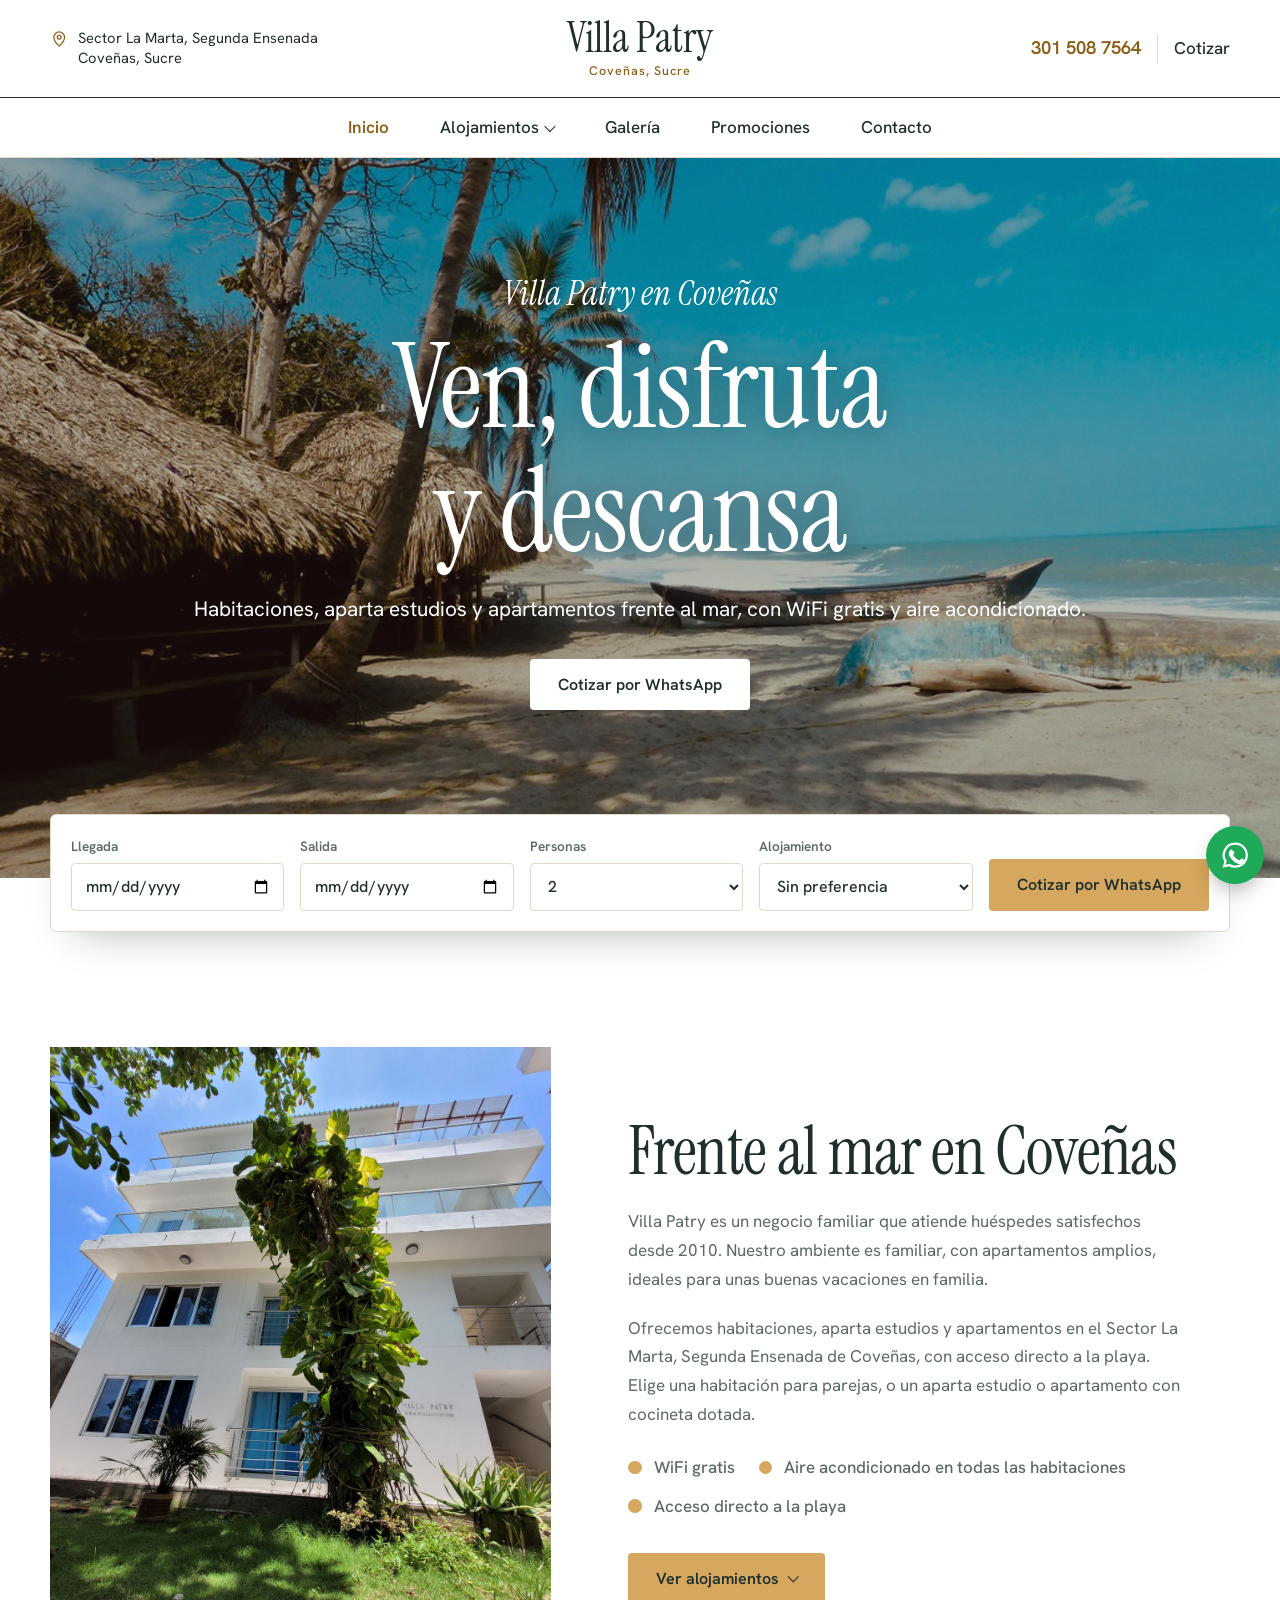
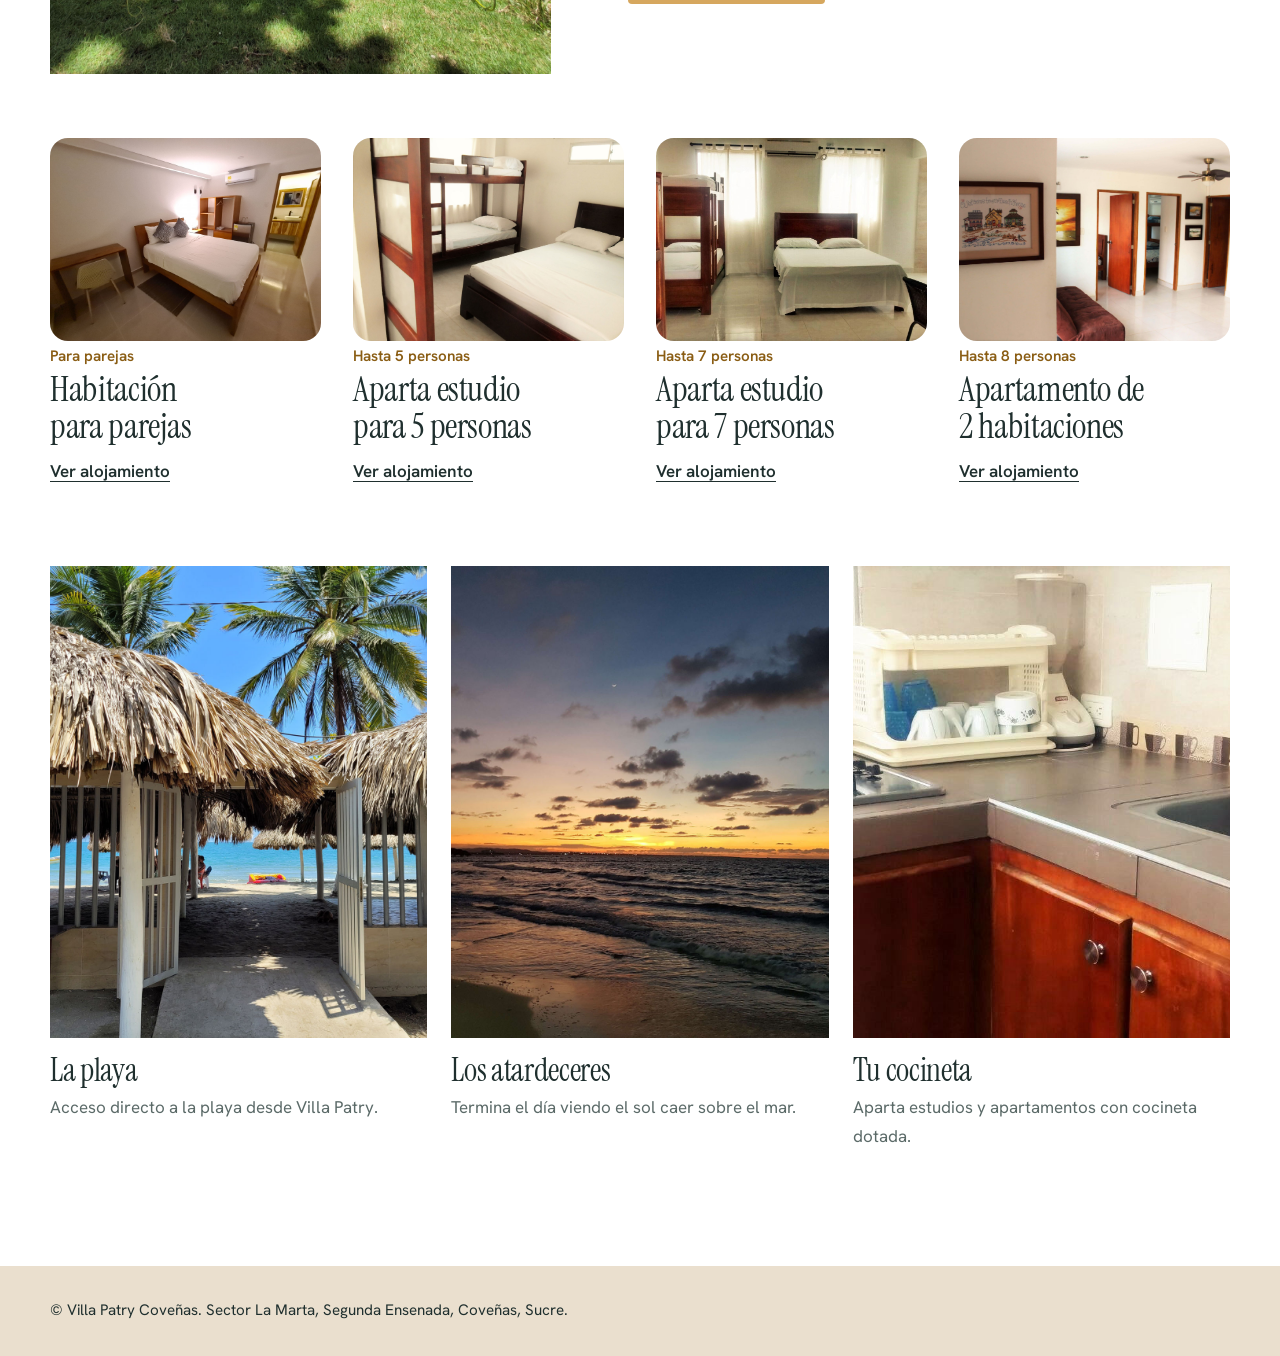
<file: index.html>
<!DOCTYPE html>
<html lang="es-CO">
<head>
<meta charset="utf-8">
<meta name="viewport" content="width=device-width, initial-scale=1">
<title>Villa Patry | Cabañas frente al mar en Coveñas, con WiFi y aire acondicionado</title>
<meta name="description" content="Cabañas frente al mar en Coveñas, Sucre, con acceso directo a la playa, WiFi gratis y aire acondicionado en todas las habitaciones. Habitaciones, aparta estudios y apartamentos con cocina dotada. Cotiza por WhatsApp.">
<link rel="canonical" href="https://www.villapatry.com/">
<meta property="og:type" content="website">
<meta property="og:locale" content="es_CO">
<meta property="og:site_name" content="Villa Patry">
<meta property="og:title" content="Villa Patry | Cabañas frente al mar en Coveñas, con WiFi y aire acondicionado">
<meta property="og:description" content="Cabañas frente al mar en Coveñas, Sucre, con acceso directo a la playa, WiFi gratis y aire acondicionado en todas las habitaciones. Habitaciones, aparta estudios y apartamentos con cocina dotada. Cotiza por WhatsApp.">
<meta property="og:url" content="https://www.villapatry.com/">
<meta property="og:image" content="https://www.villapatry.com/hero.jpg">
<meta property="og:image:width" content="1600">
<meta property="og:image:height" content="1600">
<meta name="twitter:card" content="summary_large_image">
<meta name="theme-color" content="#ffffff">
<meta name="robots" content="index, follow">

<link rel="preconnect" href="https://fonts.googleapis.com">
<link rel="preconnect" href="https://fonts.gstatic.com" crossorigin>
<link href="https://fonts.googleapis.com/css2?family=Hanken+Grotesk:wght@400;500;600&family=Instrument+Serif:ital@0;1&display=swap" rel="stylesheet">
<link rel="stylesheet" href="/styles.css">
<script type="application/ld+json">
{"@context":"https://schema.org","@type":"Hotel","name":"Villa Patry","description":"Cabañas frente al mar en Coveñas, Sucre, con acceso directo a la playa, WiFi gratis y aire acondicionado en todas las habitaciones.","url":"https://www.villapatry.com/","telephone":"+573015087564","email":"info@villapatry.com","image":"https://www.villapatry.com/hero.jpg","address":{"@type":"PostalAddress","streetAddress":"Sector La Marta, Segunda Ensenada","addressLocality":"Coveñas","addressRegion":"Sucre","addressCountry":"CO"},"geo":{"@type":"GeoCoordinates","latitude":9.4412172,"longitude":-75.6241842},"sameAs":["https://www.facebook.com/Caba%C3%B1as-Villa-Patry-Cove%C3%B1as-108700505888737/"],"amenityFeature":[{"@type":"LocationFeatureSpecification","name":"WiFi gratis","value":true},{"@type":"LocationFeatureSpecification","name":"Aire acondicionado en todas las habitaciones","value":true},{"@type":"LocationFeatureSpecification","name":"Acceso directo a la playa","value":true}]}
</script>
</head>
<body>
<a class="skip" href="#main">Ir al contenido</a>
<header class="head">
  <div class="wrap topbar">
    <div class="addr-top">
      <svg viewBox="0 0 24 24" fill="none" stroke="currentColor" stroke-width="1.6" aria-hidden="true"><path d="M12 21s7-6.2 7-11.5a7 7 0 0 0-14 0C5 14.8 12 21 12 21Z"/><circle cx="12" cy="9.5" r="2.5"/></svg>
      <span>Sector La Marta, Segunda Ensenada<br>Coveñas, Sucre</span>
    </div>
    <a class="logo" href="/">Villa Patry<small>Coveñas, Sucre</small></a>
    <div class="contact-top">
      <a class="tel" data-wa="Hola Villa Patry, quiero cotizar una estadía." href="https://wa.me/573015087564">301 508 7564</a>
      <a class="res" data-wa="Hola Villa Patry, quiero cotizar una estadía." href="https://wa.me/573015087564">Cotizar</a>
    </div>
    <button class="menu-btn" type="button" aria-expanded="false" aria-controls="nav">Menú</button>
  </div>
  <nav class="navrow" id="nav" aria-label="Principal">
    <ul><li><a href="/" aria-current="page">Inicio</a></li><li class="has-dd"><details class="navdd"><summary>Alojamientos</summary><ul class="dd-menu"><li><a href="/habitacion-parejas/">Habitación para parejas</a></li><li><a href="/apartaestudio-5-personas/">Aparta estudio para 5 personas</a></li><li><a href="/apartaestudio-7-personas/">Aparta estudio para 7 personas</a></li><li><a href="/apartamento-2-habitaciones-covenas/">Apartamento de 2 habitaciones</a></li></ul></details></li><li><a href="/galeria/">Galería</a></li><li><a href="/promociones/">Promociones</a></li><li><a href="/contacto/">Contacto</a></li></ul>
  </nav>
</header>
<main id="main">
  <section class="hero">
    <img class="bg" src="/hero.jpg" alt="Playa con palmeras y ranchos de palma en la costa Caribe" fetchpriority="high">
    <div class="hero-copy">
      <p class="kick">Villa Patry en Coveñas</p>
      <h1>Ven, disfruta y descansa</h1>
      <p class="sub">Habitaciones, aparta estudios y apartamentos frente al mar, con WiFi gratis y aire acondicionado.</p>
      <a class="btn btn-white" data-wa="Hola Villa Patry, quiero cotizar una estadía." href="https://wa.me/573015087564">Cotizar por WhatsApp</a>
    </div>
  </section>

  <div class="wrap">
    <div class="quote">
      <form id="cotizar" novalidate>
        <div><label for="llegada">Llegada</label><input id="llegada" type="date" required></div>
        <div><label for="salida">Salida</label><input id="salida" type="date" required></div>
        <div>
          <label for="personas">Personas</label>
          <select id="personas">
            <option>1</option><option selected>2</option><option>3</option><option>4</option>
            <option>5</option><option>6</option><option>7</option><option>8</option><option value="9 o más">9 o más</option>
          </select>
        </div>
        <div>
          <label for="tipo">Alojamiento</label>
          <select id="tipo">
            <option>Sin preferencia</option>
            <option>Habitación para parejas</option>
            <option>Aparta estudio para 5 personas</option>
            <option>Aparta estudio para 7 personas</option>
            <option>Apartamento para 8 personas, 2 habitaciones</option>
          </select>
        </div>
        <button class="btn btn-gold" type="submit">Cotizar por WhatsApp</button>
        <p class="err" id="q-err" role="alert"></p>
      </form>
    </div>
  </div>

  <section class="section">
    <div class="wrap">
      <div class="welcome">
        <img src="/fachada.jpg" alt="Fachada de Villa Patry" loading="lazy">
        <div>
          <h2>Frente al mar en Coveñas</h2>
          <p>Villa Patry es un negocio familiar que atiende huéspedes satisfechos desde 2010. Nuestro ambiente es familiar, con apartamentos amplios, ideales para unas buenas vacaciones en familia.</p>
          <p>Ofrecemos habitaciones, aparta estudios y apartamentos en el Sector La Marta, Segunda Ensenada de Coveñas, con acceso directo a la playa. Elige una habitación para parejas, o un aparta estudio o apartamento con cocineta dotada.</p>
          <ul class="amenities">
            <li>WiFi gratis</li>
            <li>Aire acondicionado en todas las habitaciones</li>
            <li>Acceso directo a la playa</li>
          </ul>
          <details class="cta-dd">
            <summary class="btn btn-gold">Ver alojamientos</summary>
            <ul class="dd-menu">
              <li><a href="/habitacion-parejas/">Habitación para parejas</a></li>
              <li><a href="/apartaestudio-5-personas/">Aparta estudio para 5 personas</a></li>
              <li><a href="/apartaestudio-7-personas/">Aparta estudio para 7 personas</a></li>
              <li><a href="/apartamento-2-habitaciones-covenas/">Apartamento de 2 habitaciones</a></li>
            </ul>
          </details>
        </div>
      </div>

      <div class="room-cards home-cards" id="alojamientos">
        <a class="room-card" href="/habitacion-parejas/">
          <span class="img"><img src="/pareja-1.jpg" alt="Habitación para parejas con cama doble, escritorio y aire acondicionado" loading="lazy"></span>
          <span class="cap">Para parejas</span>
          <h3>Habitación para parejas</h3>
          <p class="lead">Un espacio amplio, cómodo y a buen precio para dos, con terraza pública y vista parcial al mar.</p>
          <span class="see">Ver alojamiento</span>
        </a>
        <a class="room-card" href="/apartaestudio-5-personas/">
          <span class="img"><img src="/e5-1.jpg" alt="Cama doble y camarote del aparta estudio para 5 personas" loading="lazy"></span>
          <span class="cap">Hasta 5 personas</span>
          <h3>Aparta estudio para 5 personas</h3>
          <p class="lead">Para familias pequeñas que buscan comodidad a buen precio.</p>
          <span class="see">Ver alojamiento</span>
        </a>
        <a class="room-card" href="/apartaestudio-7-personas/">
          <span class="img"><img src="/e7-1.jpg" alt="Cama doble y camarote del aparta estudio para 7 personas" loading="lazy"></span>
          <span class="cap">Hasta 7 personas</span>
          <h3>Aparta estudio para 7 personas</h3>
          <p class="lead">Para familias grandes que buscan espacio, comodidad y buen precio.</p>
          <span class="see">Ver alojamiento</span>
        </a>
        <a class="room-card" href="/apartamento-2-habitaciones-covenas/">
          <span class="img"><img src="/a2-4.jpg" alt="Sala y pasillo hacia las habitaciones del apartamento" loading="lazy"></span>
          <span class="cap">Hasta 8 personas</span>
          <h3>Apartamento de 2 habitaciones</h3>
          <p class="lead">Para familias grandes que quieren más espacio y más privacidad.</p>
          <span class="see">Ver alojamiento</span>
        </a>
      </div>

      <div class="exp">
        <figure><img src="/acceso-playa-1.jpg" alt="Ranchos con techo de palma frente a la playa" loading="lazy"><h3>La playa</h3><p>Acceso directo a la playa desde Villa Patry.</p></figure>
        <figure><img src="/atardecer.jpg" alt="Atardecer sobre el mar en Coveñas" loading="lazy"><h3>Los atardeceres</h3><p>Termina el día viendo el sol caer sobre el mar.</p></figure>
        <figure><img src="/e7-cocineta.jpg" alt="Cocineta con estufa y lavaplatos" loading="lazy"><h3>Tu cocineta</h3><p>Aparta estudios y apartamentos con cocineta dotada.</p></figure>
      </div>
    </div>
  </section>
</main>
<footer>
  <div class="wrap">© Villa Patry Coveñas. Sector La Marta, Segunda Ensenada, Coveñas, Sucre.</div>
</footer>

<a class="fab" data-wa="Hola Villa Patry, quiero cotizar una estadía." href="https://wa.me/573015087564" aria-label="Escríbenos por WhatsApp">
  <svg viewBox="0 0 24 24" aria-hidden="true"><path fill="currentColor" d="M12 2a10 10 0 0 0-8.6 15.1L2 22l5.1-1.3A10 10 0 1 0 12 2Zm0 1.8a8.2 8.2 0 1 1-4.2 15.2l-.3-.2-3 .8.8-2.9-.2-.3A8.2 8.2 0 0 1 12 3.8Z"/><path fill="currentColor" d="M9 7.6c-.3 0-.7.1-1 .5-.3.4-1.1 1.1-1.1 2.6s1.1 3 1.3 3.2c.2.2 2.2 3.5 5.5 4.7 2.7 1 3.2.8 3.8.7.6-.1 1.9-.8 2.2-1.6.3-.8.3-1.4.2-1.6-.1-.2-.3-.3-.7-.5l-1.9-.9c-.3-.1-.5-.1-.7.2l-.8 1c-.2.2-.4.2-.7.1-.4-.2-1.5-.6-2.8-1.7-1-.9-1.7-2-1.9-2.4-.2-.3 0-.5.2-.7l.5-.6c.2-.2.2-.3.3-.5.1-.2 0-.4 0-.6L9.700 8c-.2-.4-.4-.4-.7-.4Z"/></svg>
</a>

<script src="/script.js"></script>
</body>
</html>
</file>
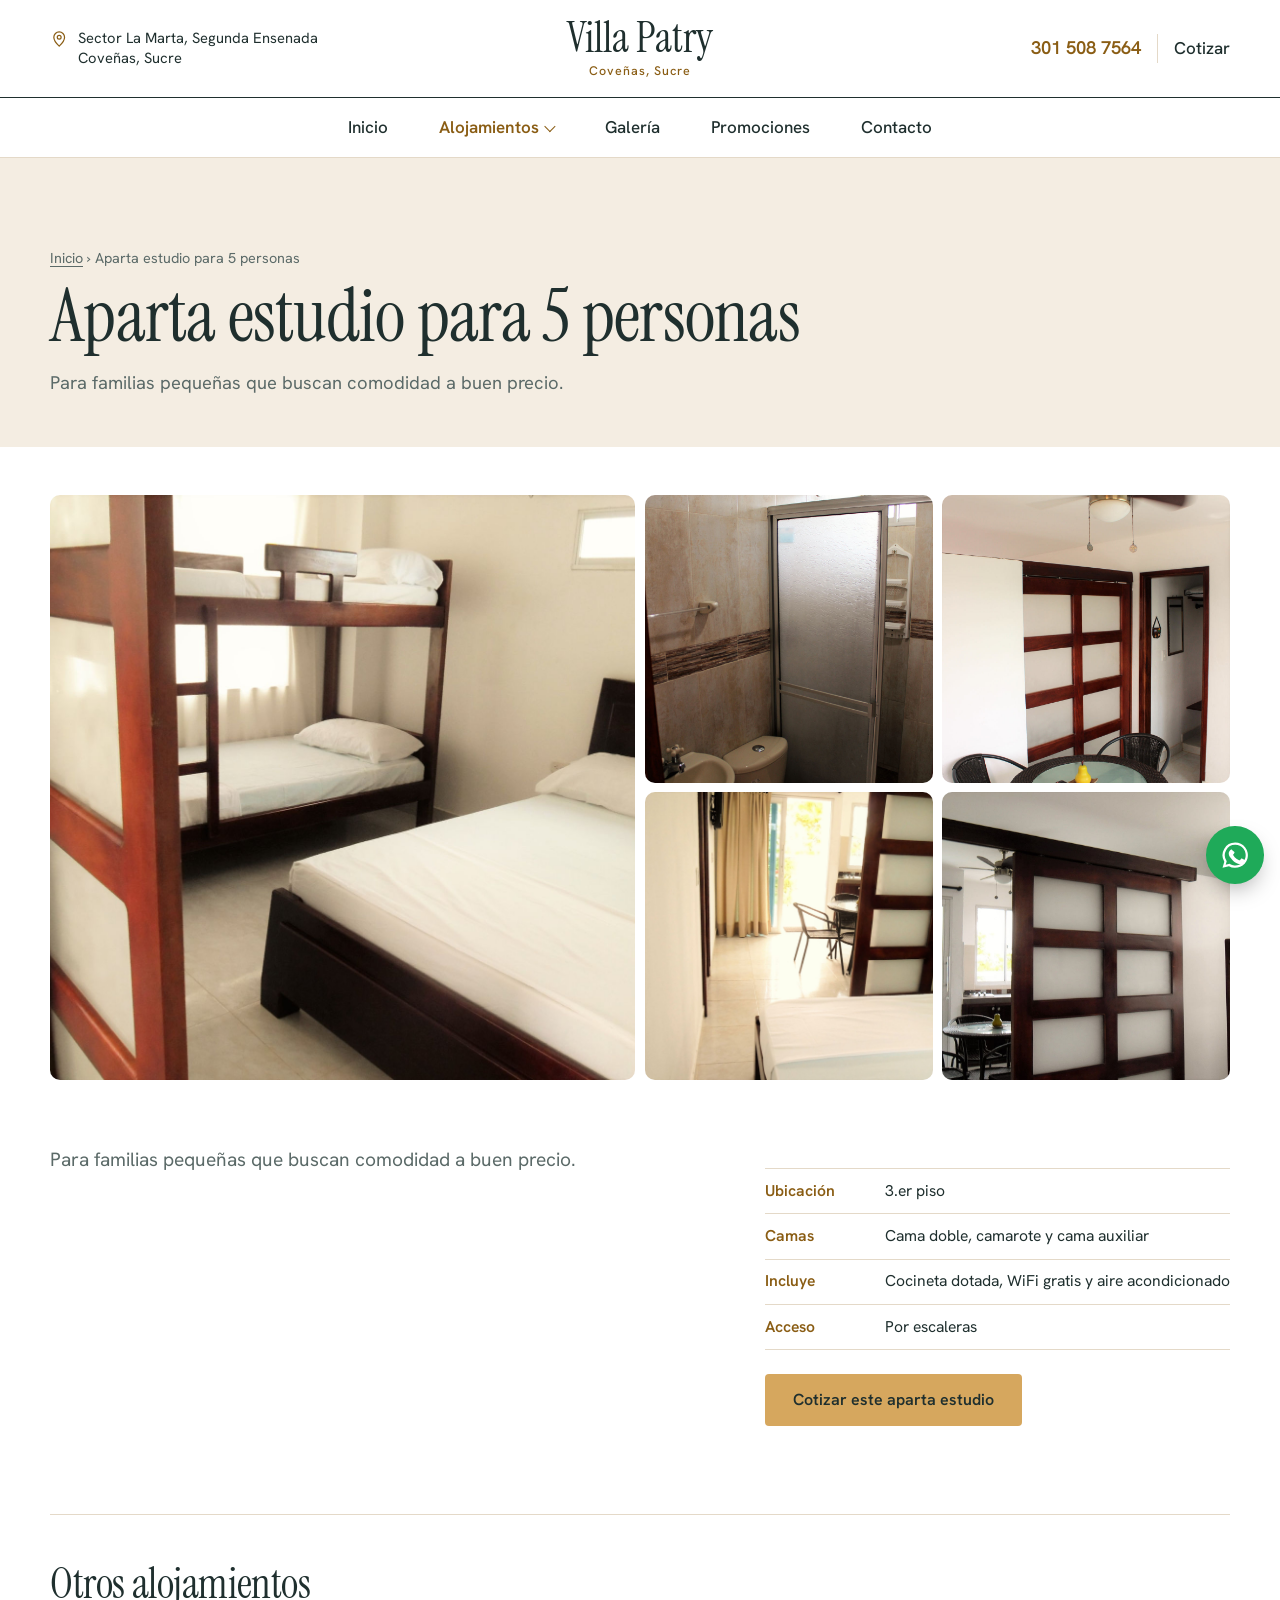
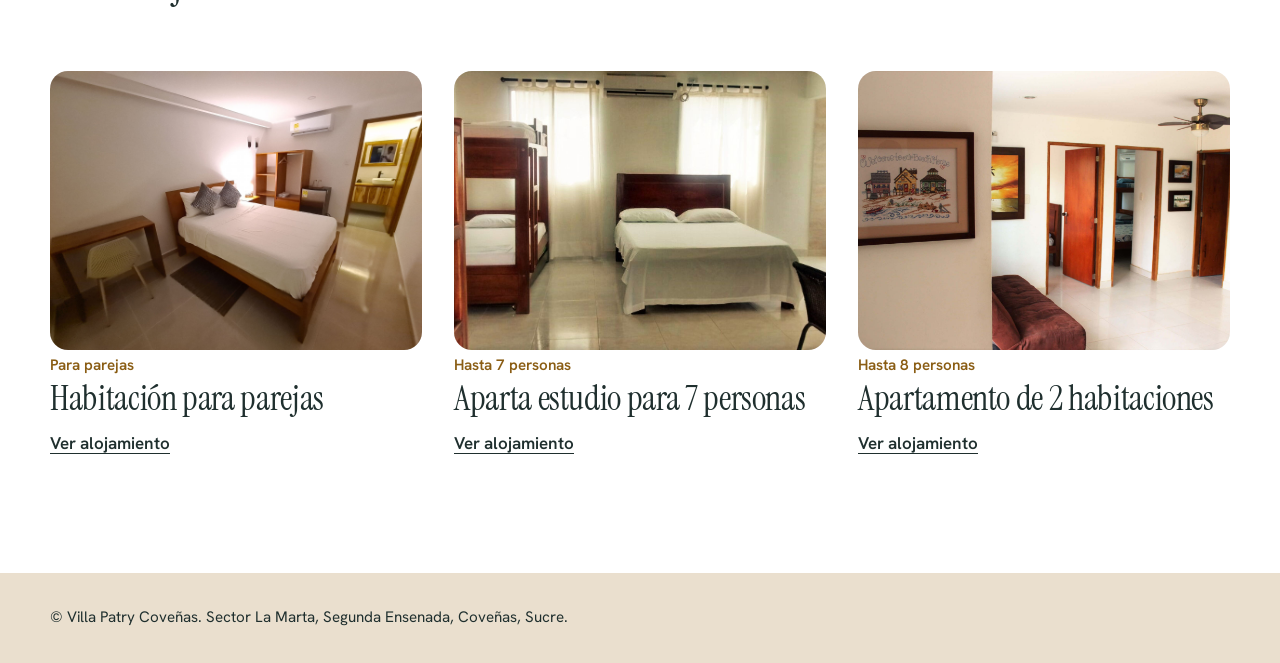
<file: apartaestudio-5-personas/index.html>
<!DOCTYPE html>
<html lang="es-CO">
<head>
<meta charset="utf-8">
<meta name="viewport" content="width=device-width, initial-scale=1">
<title>Aparta estudio para 5 personas | Villa Patry, Coveñas</title>
<meta name="description" content="Aparta estudio para 5 personas en Villa Patry, Coveñas, con cocineta dotada, WiFi gratis y aire acondicionado.">
<link rel="canonical" href="https://www.villapatry.com/apartaestudio-5-personas/">
<meta property="og:type" content="website">
<meta property="og:locale" content="es_CO">
<meta property="og:site_name" content="Villa Patry">
<meta property="og:title" content="Aparta estudio para 5 personas | Villa Patry, Coveñas">
<meta property="og:description" content="Aparta estudio para 5 personas en Villa Patry, Coveñas, con cocineta dotada, WiFi gratis y aire acondicionado.">
<meta property="og:url" content="https://www.villapatry.com/apartaestudio-5-personas/">
<meta property="og:image" content="https://www.villapatry.com/e5-1.jpg">
<meta property="og:image:width" content="1600">
<meta property="og:image:height" content="1600">
<meta name="twitter:card" content="summary_large_image">
<meta name="theme-color" content="#ffffff">
<meta name="robots" content="index, follow">

<link rel="preconnect" href="https://fonts.googleapis.com">
<link rel="preconnect" href="https://fonts.gstatic.com" crossorigin>
<link href="https://fonts.googleapis.com/css2?family=Hanken+Grotesk:wght@400;500;600&family=Instrument+Serif:ital@0;1&display=swap" rel="stylesheet">
<link rel="stylesheet" href="/styles.css">
<script type="application/ld+json">
{"@context": "https://schema.org", "@type": "BreadcrumbList", "itemListElement": [{"@type": "ListItem", "position": 1, "name": "Inicio", "item": "https://www.villapatry.com/"}, {"@type": "ListItem", "position": 2, "name": "Aparta estudio para 5 personas", "item": "https://www.villapatry.com/apartaestudio-5-personas/"}]}
</script>
</head>
<body>
<a class="skip" href="#main">Ir al contenido</a>
<header class="head">
  <div class="wrap topbar">
    <div class="addr-top">
      <svg viewBox="0 0 24 24" fill="none" stroke="currentColor" stroke-width="1.6" aria-hidden="true"><path d="M12 21s7-6.2 7-11.5a7 7 0 0 0-14 0C5 14.8 12 21 12 21Z"/><circle cx="12" cy="9.5" r="2.5"/></svg>
      <span>Sector La Marta, Segunda Ensenada<br>Coveñas, Sucre</span>
    </div>
    <a class="logo" href="/">Villa Patry<small>Coveñas, Sucre</small></a>
    <div class="contact-top">
      <a class="tel" data-wa="Hola Villa Patry, quiero cotizar una estadía." href="https://wa.me/573015087564">301 508 7564</a>
      <a class="res" data-wa="Hola Villa Patry, quiero cotizar una estadía." href="https://wa.me/573015087564">Cotizar</a>
    </div>
    <button class="menu-btn" type="button" aria-expanded="false" aria-controls="nav">Menú</button>
  </div>
  <nav class="navrow" id="nav" aria-label="Principal">
    <ul><li><a href="/">Inicio</a></li><li class="has-dd dd-active"><details class="navdd"><summary>Alojamientos</summary><ul class="dd-menu"><li><a href="/habitacion-parejas/">Habitación para parejas</a></li><li><a href="/apartaestudio-5-personas/" aria-current="page">Aparta estudio para 5 personas</a></li><li><a href="/apartaestudio-7-personas/">Aparta estudio para 7 personas</a></li><li><a href="/apartamento-2-habitaciones-covenas/">Apartamento de 2 habitaciones</a></li></ul></details></li><li><a href="/galeria/">Galería</a></li><li><a href="/promociones/">Promociones</a></li><li><a href="/contacto/">Contacto</a></li></ul>
  </nav>
</header>
<main id="main"><section class="page-hero">
    <div class="wrap">
      <p class="crumbs"><a href="/">Inicio</a> &rsaquo; Aparta estudio para 5 personas</p>
      <h1>Aparta estudio para 5 personas</h1>
      <p class="intro">Para familias pequeñas que buscan comodidad a buen precio.</p>
    </div>
  </section>
  <section class="section" style="padding-top:0">
    <div class="wrap">
      <div class="room-detail-gal">
        <a class="lb" data-group="e5" data-alt="Cama doble y camarote del aparta estudio para 5 personas" href="/e5-1.jpg"><img src="/e5-1.jpg" alt="Cama doble y camarote del aparta estudio para 5 personas" loading="lazy"></a>
        <a class="lb" data-group="e5" data-alt="Baño con ducha del aparta estudio para 5 personas" href="/e5-2.jpg"><img src="/e5-2.jpg" alt="Baño con ducha del aparta estudio para 5 personas" loading="lazy"></a>
        <a class="lb" data-group="e5" data-alt="Comedor con mesa de vidrio y ventilador" href="/e5-3.jpg"><img src="/e5-3.jpg" alt="Comedor con mesa de vidrio y ventilador" loading="lazy"></a>
        <a class="lb" data-group="e5" data-alt="Habitación con cama doble y ventana" href="/e5-4.jpg"><img src="/e5-4.jpg" alt="Habitación con cama doble y ventana" loading="lazy"></a>
        <a class="lb" data-group="e5" data-alt="Comedor y camarote del aparta estudio" href="/e5-5.jpg" hidden><img src="/e5-5.jpg" alt="Comedor y camarote del aparta estudio" loading="lazy"></a>
      </div>
      <div class="room-detail-body">
        <div>
          <p class="lead">Para familias pequeñas que buscan comodidad a buen precio.</p>
        </div>
        <div>
          <dl class="specs"><div><dt>Ubicación</dt><dd>3.er piso</dd></div><div><dt>Camas</dt><dd>Cama doble, camarote y cama auxiliar</dd></div><div><dt>Incluye</dt><dd>Cocineta dotada, WiFi gratis y aire acondicionado</dd></div><div><dt>Acceso</dt><dd>Por escaleras</dd></div></dl>
          <a class="btn btn-gold" data-wa="Hola Villa Patry, me interesa el aparta estudio para 5 personas. ¿Me cotizas?" href="https://wa.me/573015087564">Cotizar este aparta estudio</a>
        </div>
      </div>

      <div class="other-rooms">
        <h2>Otros alojamientos</h2>
        <div class="room-cards">
        <a class="room-card" href="/habitacion-parejas/">
          <span class="img"><img src="/pareja-1.jpg" alt="Habitación para parejas con cama doble, escritorio y aire acondicionado" loading="lazy"></span>
          <span class="cap">Para parejas</span>
          <h3>Habitación para parejas</h3>
          <span class="see">Ver alojamiento</span>
        </a>
        <a class="room-card" href="/apartaestudio-7-personas/">
          <span class="img"><img src="/e7-1.jpg" alt="Cama doble y camarote del aparta estudio para 7 personas" loading="lazy"></span>
          <span class="cap">Hasta 7 personas</span>
          <h3>Aparta estudio para 7 personas</h3>
          <span class="see">Ver alojamiento</span>
        </a>
        <a class="room-card" href="/apartamento-2-habitaciones-covenas/">
          <span class="img"><img src="/a2-4.jpg" alt="Sala y pasillo hacia las habitaciones del apartamento" loading="lazy"></span>
          <span class="cap">Hasta 8 personas</span>
          <h3>Apartamento de 2 habitaciones</h3>
          <span class="see">Ver alojamiento</span>
        </a>
        </div>
      </div>
    </div>
  </section>
</main><dialog id="lb" aria-label="Galería de fotos">
  <button class="lb-btn lb-close" type="button" aria-label="Cerrar">Cerrar</button>
  <button class="lb-btn lb-prev" type="button" aria-label="Foto anterior">Anterior</button>
  <button class="lb-btn lb-next" type="button" aria-label="Foto siguiente">Siguiente</button>
  <figure><img alt=""><figcaption></figcaption></figure>
</dialog>
<footer>
  <div class="wrap">© Villa Patry Coveñas. Sector La Marta, Segunda Ensenada, Coveñas, Sucre.</div>
</footer>

<a class="fab" data-wa="Hola Villa Patry, quiero cotizar una estadía." href="https://wa.me/573015087564" aria-label="Escríbenos por WhatsApp">
  <svg viewBox="0 0 24 24" aria-hidden="true"><path fill="currentColor" d="M12 2a10 10 0 0 0-8.6 15.1L2 22l5.1-1.3A10 10 0 1 0 12 2Zm0 1.8a8.2 8.2 0 1 1-4.2 15.2l-.3-.2-3 .8.8-2.9-.2-.3A8.2 8.2 0 0 1 12 3.8Z"/><path fill="currentColor" d="M9 7.6c-.3 0-.7.1-1 .5-.3.4-1.1 1.1-1.1 2.6s1.1 3 1.3 3.2c.2.2 2.2 3.5 5.5 4.7 2.7 1 3.2.8 3.8.7.6-.1 1.9-.8 2.2-1.6.3-.8.3-1.4.2-1.6-.1-.2-.3-.3-.7-.5l-1.9-.9c-.3-.1-.5-.1-.7.2l-.8 1c-.2.2-.4.2-.7.1-.4-.2-1.5-.6-2.8-1.7-1-.9-1.7-2-1.9-2.4-.2-.3 0-.5.2-.7l.5-.6c.2-.2.2-.3.3-.5.1-.2 0-.4 0-.6L9.700 8c-.2-.4-.4-.4-.7-.4Z"/></svg>
</a>

<script src="/script.js"></script>
</body>
</html>
</file>
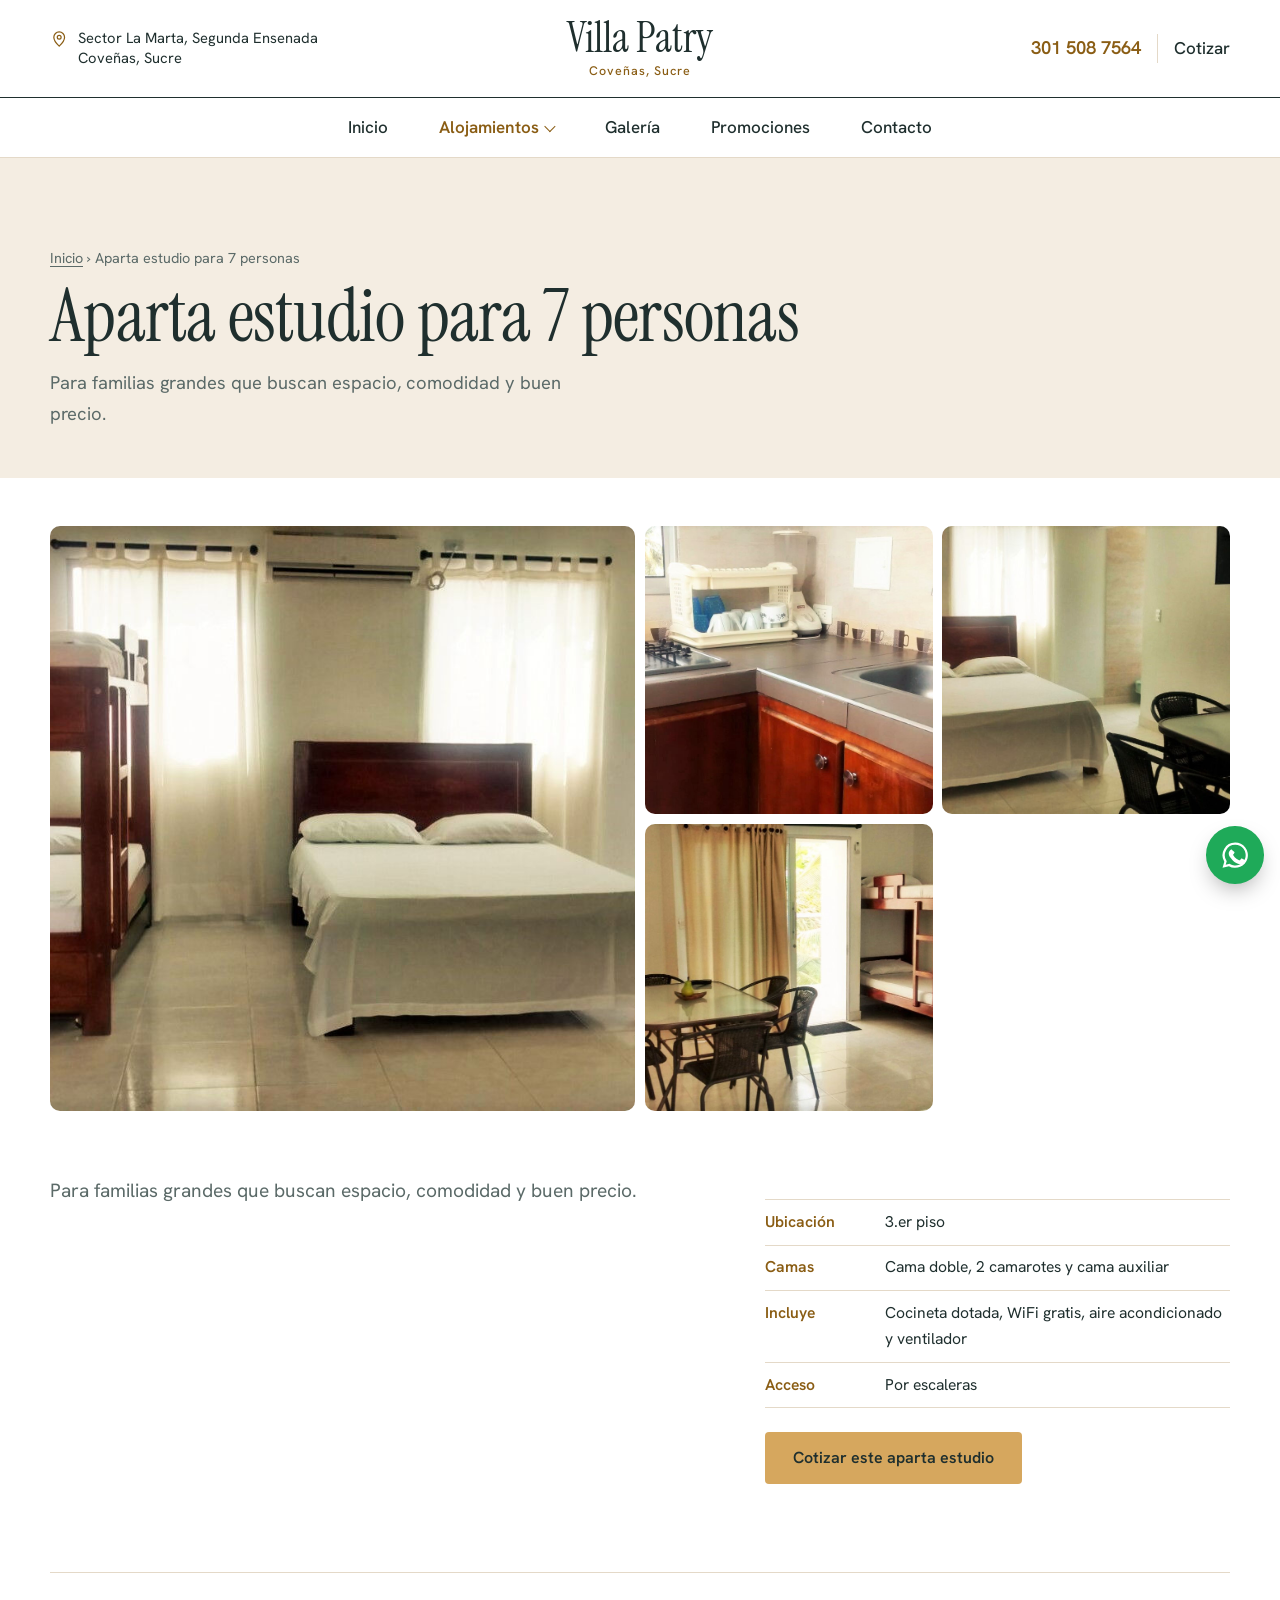
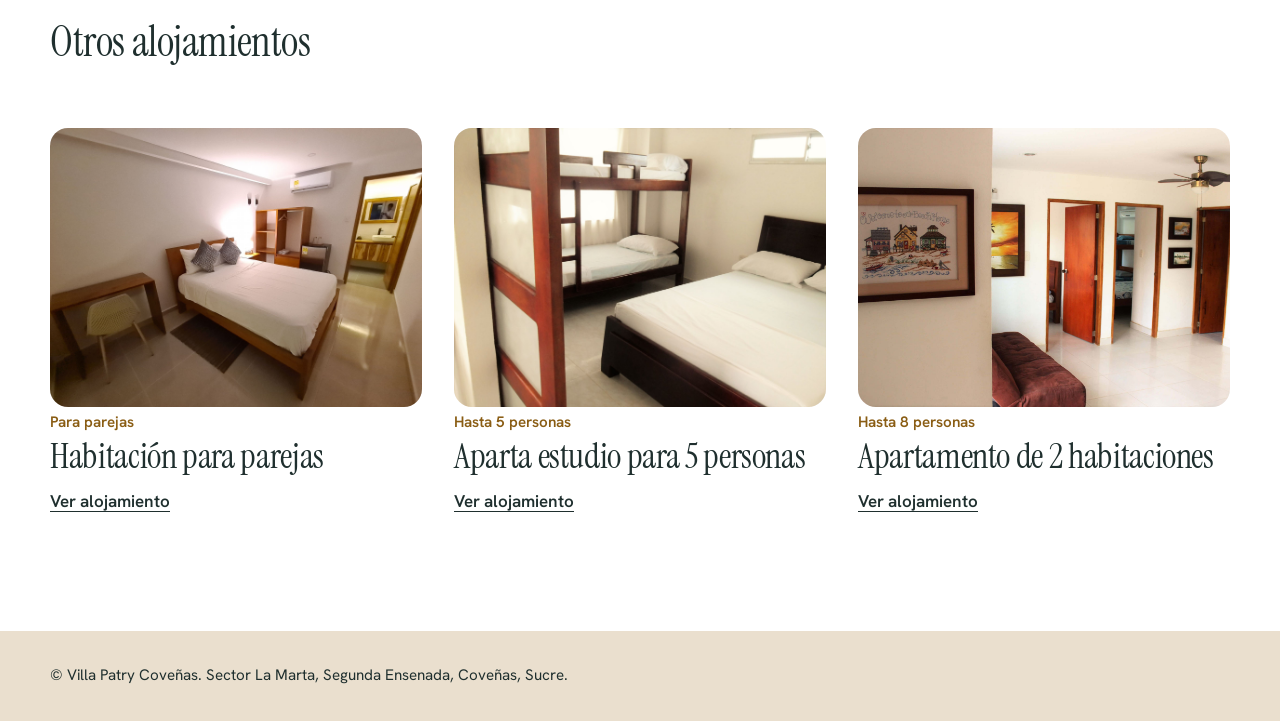
<file: apartaestudio-7-personas/index.html>
<!DOCTYPE html>
<html lang="es-CO">
<head>
<meta charset="utf-8">
<meta name="viewport" content="width=device-width, initial-scale=1">
<title>Aparta estudio para 7 personas | Villa Patry, Coveñas</title>
<meta name="description" content="Aparta estudio para 7 personas en Villa Patry, Coveñas, con cocineta dotada, WiFi gratis y aire acondicionado.">
<link rel="canonical" href="https://www.villapatry.com/apartaestudio-7-personas/">
<meta property="og:type" content="website">
<meta property="og:locale" content="es_CO">
<meta property="og:site_name" content="Villa Patry">
<meta property="og:title" content="Aparta estudio para 7 personas | Villa Patry, Coveñas">
<meta property="og:description" content="Aparta estudio para 7 personas en Villa Patry, Coveñas, con cocineta dotada, WiFi gratis y aire acondicionado.">
<meta property="og:url" content="https://www.villapatry.com/apartaestudio-7-personas/">
<meta property="og:image" content="https://www.villapatry.com/e7-1.jpg">
<meta property="og:image:width" content="1600">
<meta property="og:image:height" content="1600">
<meta name="twitter:card" content="summary_large_image">
<meta name="theme-color" content="#ffffff">
<meta name="robots" content="index, follow">

<link rel="preconnect" href="https://fonts.googleapis.com">
<link rel="preconnect" href="https://fonts.gstatic.com" crossorigin>
<link href="https://fonts.googleapis.com/css2?family=Hanken+Grotesk:wght@400;500;600&family=Instrument+Serif:ital@0;1&display=swap" rel="stylesheet">
<link rel="stylesheet" href="/styles.css">
<script type="application/ld+json">
{"@context": "https://schema.org", "@type": "BreadcrumbList", "itemListElement": [{"@type": "ListItem", "position": 1, "name": "Inicio", "item": "https://www.villapatry.com/"}, {"@type": "ListItem", "position": 2, "name": "Aparta estudio para 7 personas", "item": "https://www.villapatry.com/apartaestudio-7-personas/"}]}
</script>
</head>
<body>
<a class="skip" href="#main">Ir al contenido</a>
<header class="head">
  <div class="wrap topbar">
    <div class="addr-top">
      <svg viewBox="0 0 24 24" fill="none" stroke="currentColor" stroke-width="1.6" aria-hidden="true"><path d="M12 21s7-6.2 7-11.5a7 7 0 0 0-14 0C5 14.8 12 21 12 21Z"/><circle cx="12" cy="9.5" r="2.5"/></svg>
      <span>Sector La Marta, Segunda Ensenada<br>Coveñas, Sucre</span>
    </div>
    <a class="logo" href="/">Villa Patry<small>Coveñas, Sucre</small></a>
    <div class="contact-top">
      <a class="tel" data-wa="Hola Villa Patry, quiero cotizar una estadía." href="https://wa.me/573015087564">301 508 7564</a>
      <a class="res" data-wa="Hola Villa Patry, quiero cotizar una estadía." href="https://wa.me/573015087564">Cotizar</a>
    </div>
    <button class="menu-btn" type="button" aria-expanded="false" aria-controls="nav">Menú</button>
  </div>
  <nav class="navrow" id="nav" aria-label="Principal">
    <ul><li><a href="/">Inicio</a></li><li class="has-dd dd-active"><details class="navdd"><summary>Alojamientos</summary><ul class="dd-menu"><li><a href="/habitacion-parejas/">Habitación para parejas</a></li><li><a href="/apartaestudio-5-personas/">Aparta estudio para 5 personas</a></li><li><a href="/apartaestudio-7-personas/" aria-current="page">Aparta estudio para 7 personas</a></li><li><a href="/apartamento-2-habitaciones-covenas/">Apartamento de 2 habitaciones</a></li></ul></details></li><li><a href="/galeria/">Galería</a></li><li><a href="/promociones/">Promociones</a></li><li><a href="/contacto/">Contacto</a></li></ul>
  </nav>
</header>
<main id="main"><section class="page-hero">
    <div class="wrap">
      <p class="crumbs"><a href="/">Inicio</a> &rsaquo; Aparta estudio para 7 personas</p>
      <h1>Aparta estudio para 7 personas</h1>
      <p class="intro">Para familias grandes que buscan espacio, comodidad y buen precio.</p>
    </div>
  </section>
  <section class="section" style="padding-top:0">
    <div class="wrap">
      <div class="room-detail-gal">
        <a class="lb" data-group="e7" data-alt="Cama doble y camarote del aparta estudio para 7 personas" href="/e7-1.jpg"><img src="/e7-1.jpg" alt="Cama doble y camarote del aparta estudio para 7 personas" loading="lazy"></a>
        <a class="lb" data-group="e7" data-alt="Cocineta con estufa y lavaplatos" href="/e7-cocineta.jpg"><img src="/e7-cocineta.jpg" alt="Cocineta con estufa y lavaplatos" loading="lazy"></a>
        <a class="lb" data-group="e7" data-alt="Cama doble y comedor" href="/e7-3.jpg"><img src="/e7-3.jpg" alt="Cama doble y comedor" loading="lazy"></a>
        <a class="lb" data-group="e7" data-alt="Comedor y camarote" href="/e7-4.jpg"><img src="/e7-4.jpg" alt="Comedor y camarote" loading="lazy"></a>
      </div>
      <div class="room-detail-body">
        <div>
          <p class="lead">Para familias grandes que buscan espacio, comodidad y buen precio.</p>
        </div>
        <div>
          <dl class="specs"><div><dt>Ubicación</dt><dd>3.er piso</dd></div><div><dt>Camas</dt><dd>Cama doble, 2 camarotes y cama auxiliar</dd></div><div><dt>Incluye</dt><dd>Cocineta dotada, WiFi gratis, aire acondicionado y ventilador</dd></div><div><dt>Acceso</dt><dd>Por escaleras</dd></div></dl>
          <a class="btn btn-gold" data-wa="Hola Villa Patry, me interesa el aparta estudio para 7 personas. ¿Me cotizas?" href="https://wa.me/573015087564">Cotizar este aparta estudio</a>
        </div>
      </div>

      <div class="other-rooms">
        <h2>Otros alojamientos</h2>
        <div class="room-cards">
        <a class="room-card" href="/habitacion-parejas/">
          <span class="img"><img src="/pareja-1.jpg" alt="Habitación para parejas con cama doble, escritorio y aire acondicionado" loading="lazy"></span>
          <span class="cap">Para parejas</span>
          <h3>Habitación para parejas</h3>
          <span class="see">Ver alojamiento</span>
        </a>
        <a class="room-card" href="/apartaestudio-5-personas/">
          <span class="img"><img src="/e5-1.jpg" alt="Cama doble y camarote del aparta estudio para 5 personas" loading="lazy"></span>
          <span class="cap">Hasta 5 personas</span>
          <h3>Aparta estudio para 5 personas</h3>
          <span class="see">Ver alojamiento</span>
        </a>
        <a class="room-card" href="/apartamento-2-habitaciones-covenas/">
          <span class="img"><img src="/a2-4.jpg" alt="Sala y pasillo hacia las habitaciones del apartamento" loading="lazy"></span>
          <span class="cap">Hasta 8 personas</span>
          <h3>Apartamento de 2 habitaciones</h3>
          <span class="see">Ver alojamiento</span>
        </a>
        </div>
      </div>
    </div>
  </section>
</main><dialog id="lb" aria-label="Galería de fotos">
  <button class="lb-btn lb-close" type="button" aria-label="Cerrar">Cerrar</button>
  <button class="lb-btn lb-prev" type="button" aria-label="Foto anterior">Anterior</button>
  <button class="lb-btn lb-next" type="button" aria-label="Foto siguiente">Siguiente</button>
  <figure><img alt=""><figcaption></figcaption></figure>
</dialog>
<footer>
  <div class="wrap">© Villa Patry Coveñas. Sector La Marta, Segunda Ensenada, Coveñas, Sucre.</div>
</footer>

<a class="fab" data-wa="Hola Villa Patry, quiero cotizar una estadía." href="https://wa.me/573015087564" aria-label="Escríbenos por WhatsApp">
  <svg viewBox="0 0 24 24" aria-hidden="true"><path fill="currentColor" d="M12 2a10 10 0 0 0-8.6 15.1L2 22l5.1-1.3A10 10 0 1 0 12 2Zm0 1.8a8.2 8.2 0 1 1-4.2 15.2l-.3-.2-3 .8.8-2.9-.2-.3A8.2 8.2 0 0 1 12 3.8Z"/><path fill="currentColor" d="M9 7.6c-.3 0-.7.1-1 .5-.3.4-1.1 1.1-1.1 2.6s1.1 3 1.3 3.2c.2.2 2.2 3.5 5.5 4.7 2.7 1 3.2.8 3.8.7.6-.1 1.9-.8 2.2-1.6.3-.8.3-1.4.2-1.6-.1-.2-.3-.3-.7-.5l-1.9-.9c-.3-.1-.5-.1-.7.2l-.8 1c-.2.2-.4.2-.7.1-.4-.2-1.5-.6-2.8-1.7-1-.9-1.7-2-1.9-2.4-.2-.3 0-.5.2-.7l.5-.6c.2-.2.2-.3.3-.5.1-.2 0-.4 0-.6L9.700 8c-.2-.4-.4-.4-.7-.4Z"/></svg>
</a>

<script src="/script.js"></script>
</body>
</html>
</file>
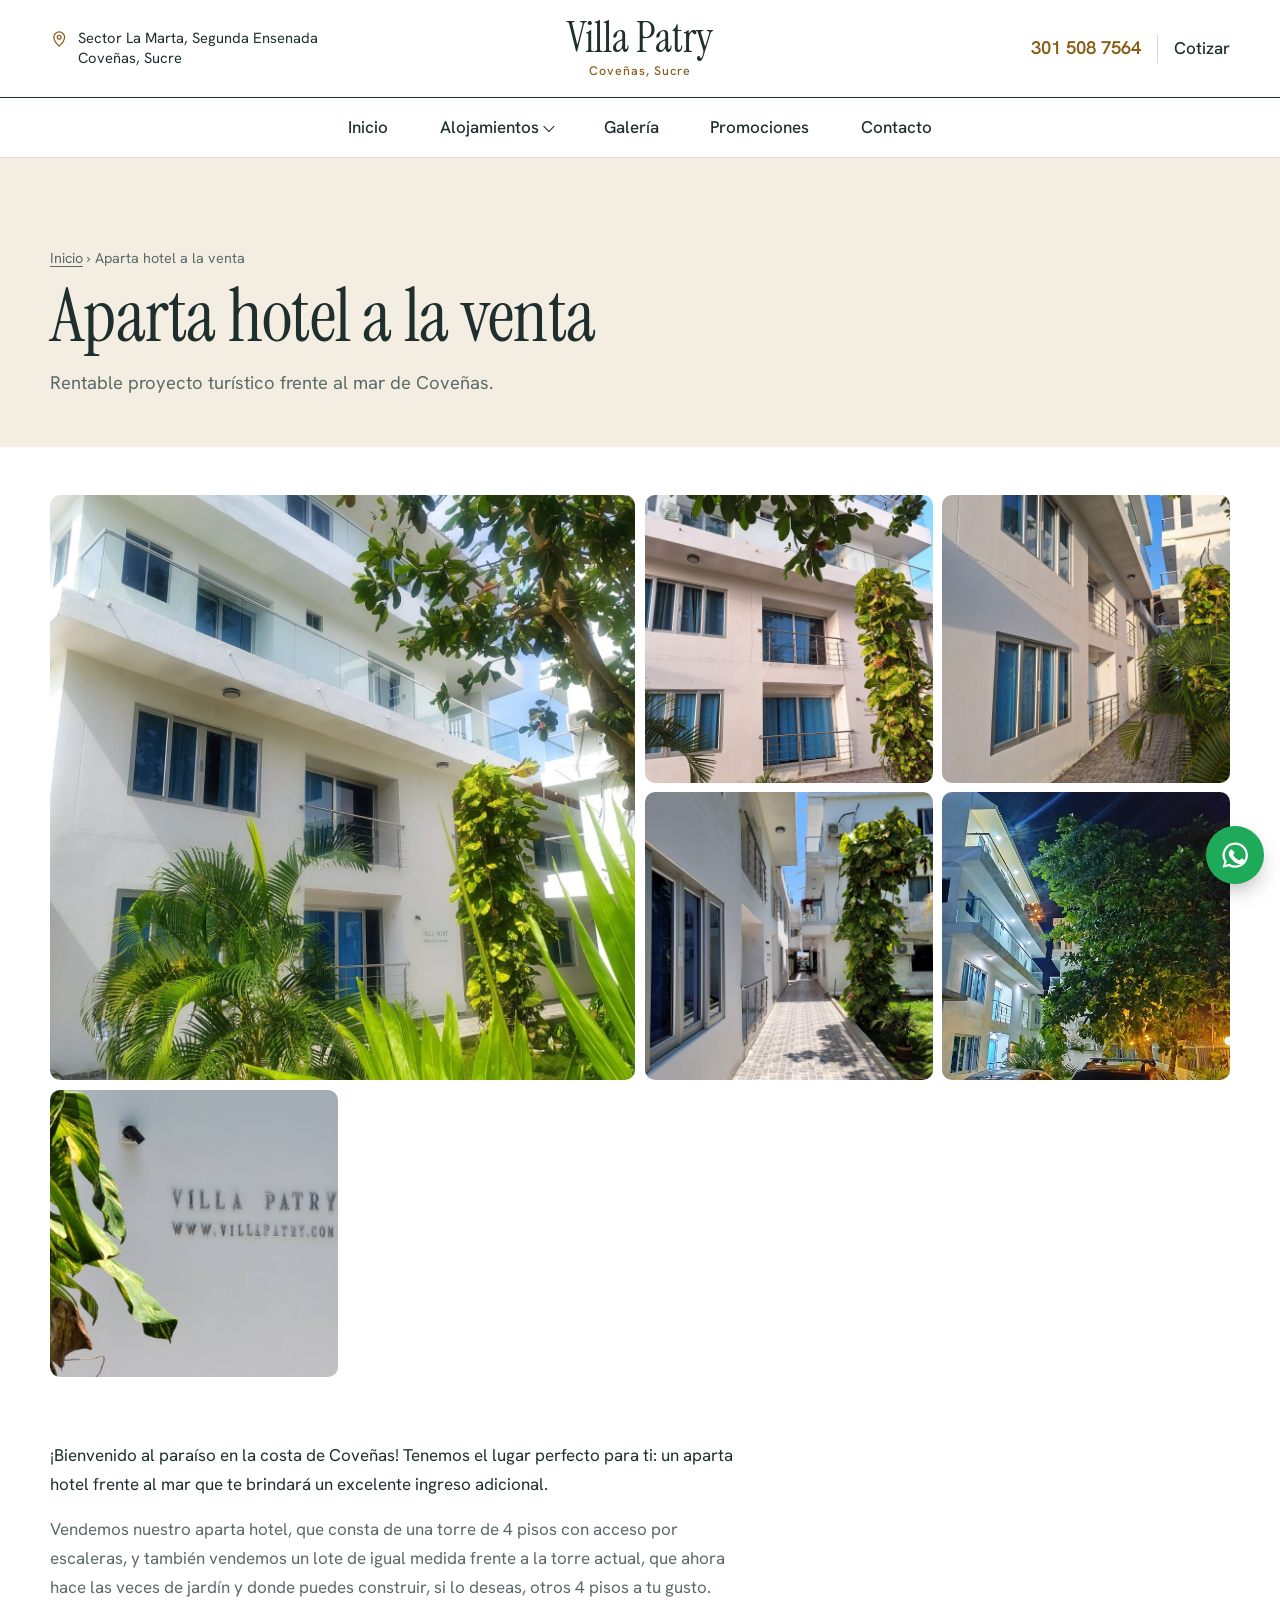
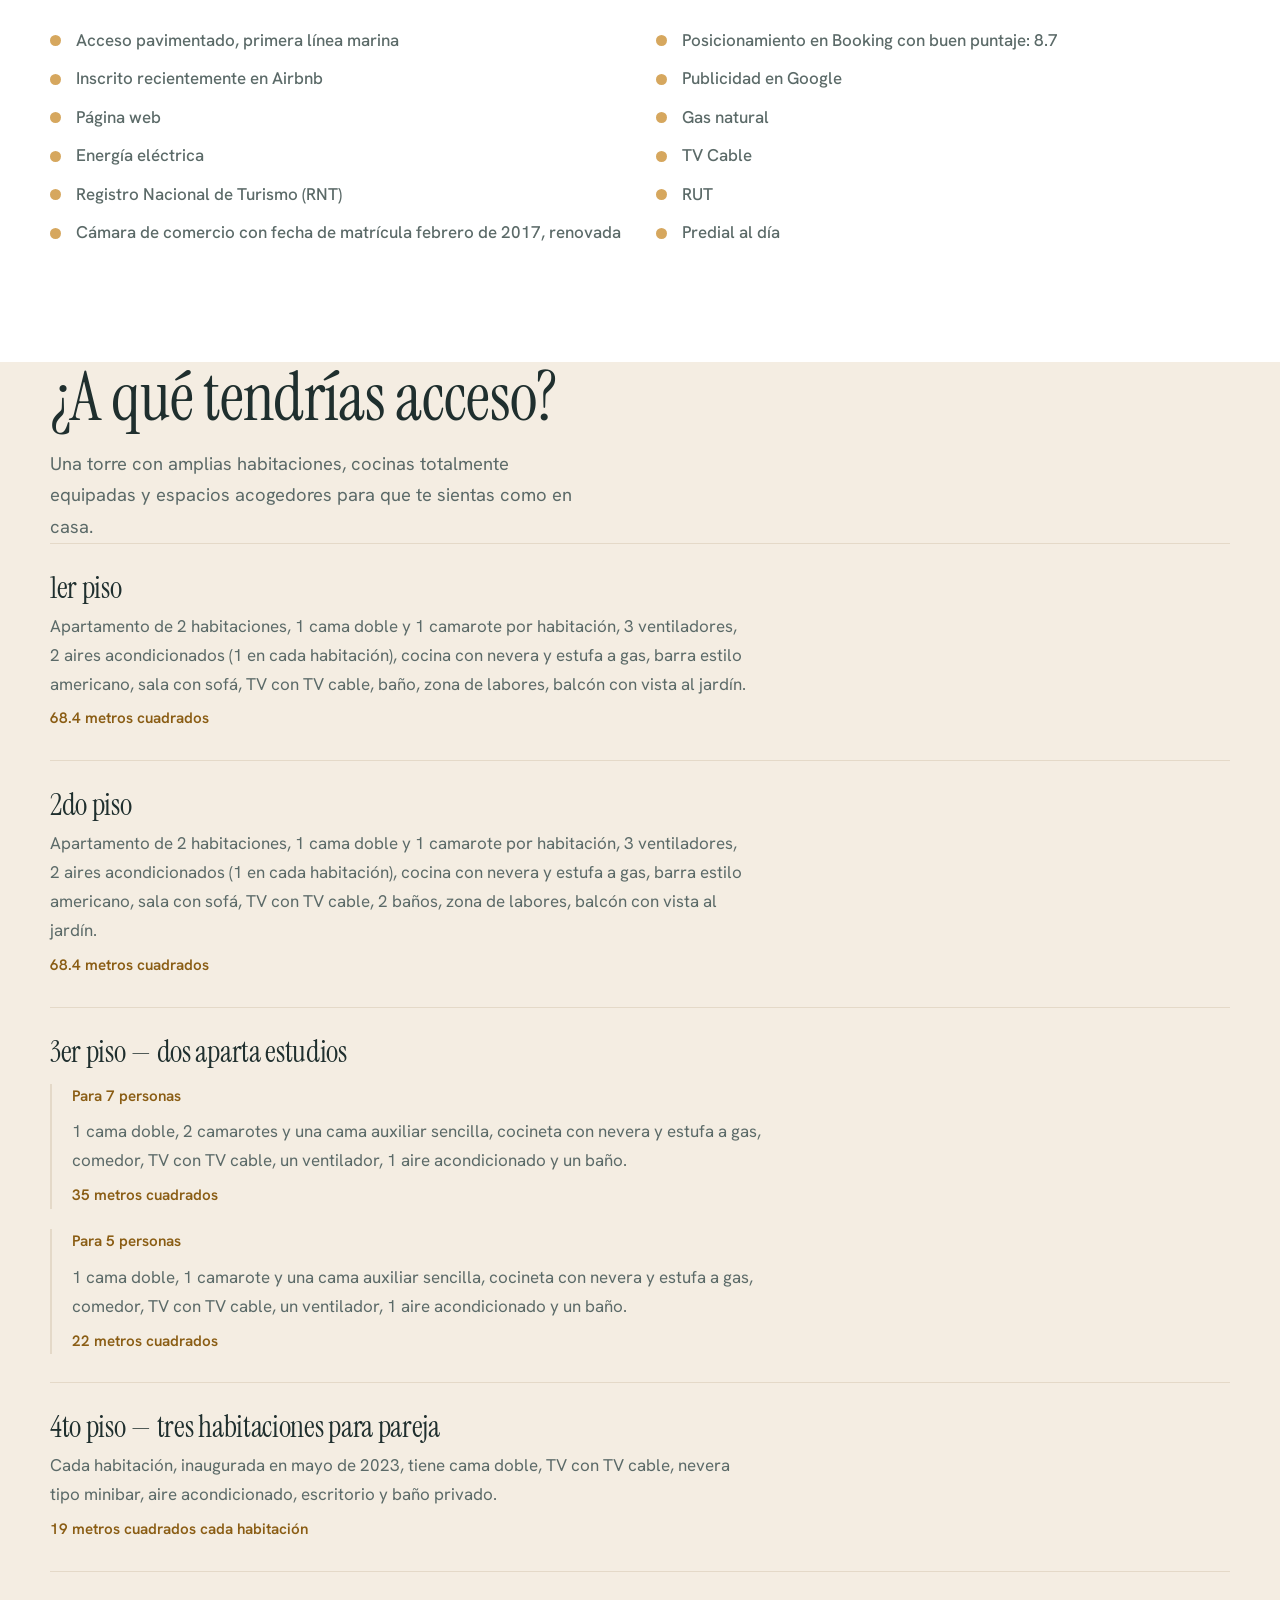
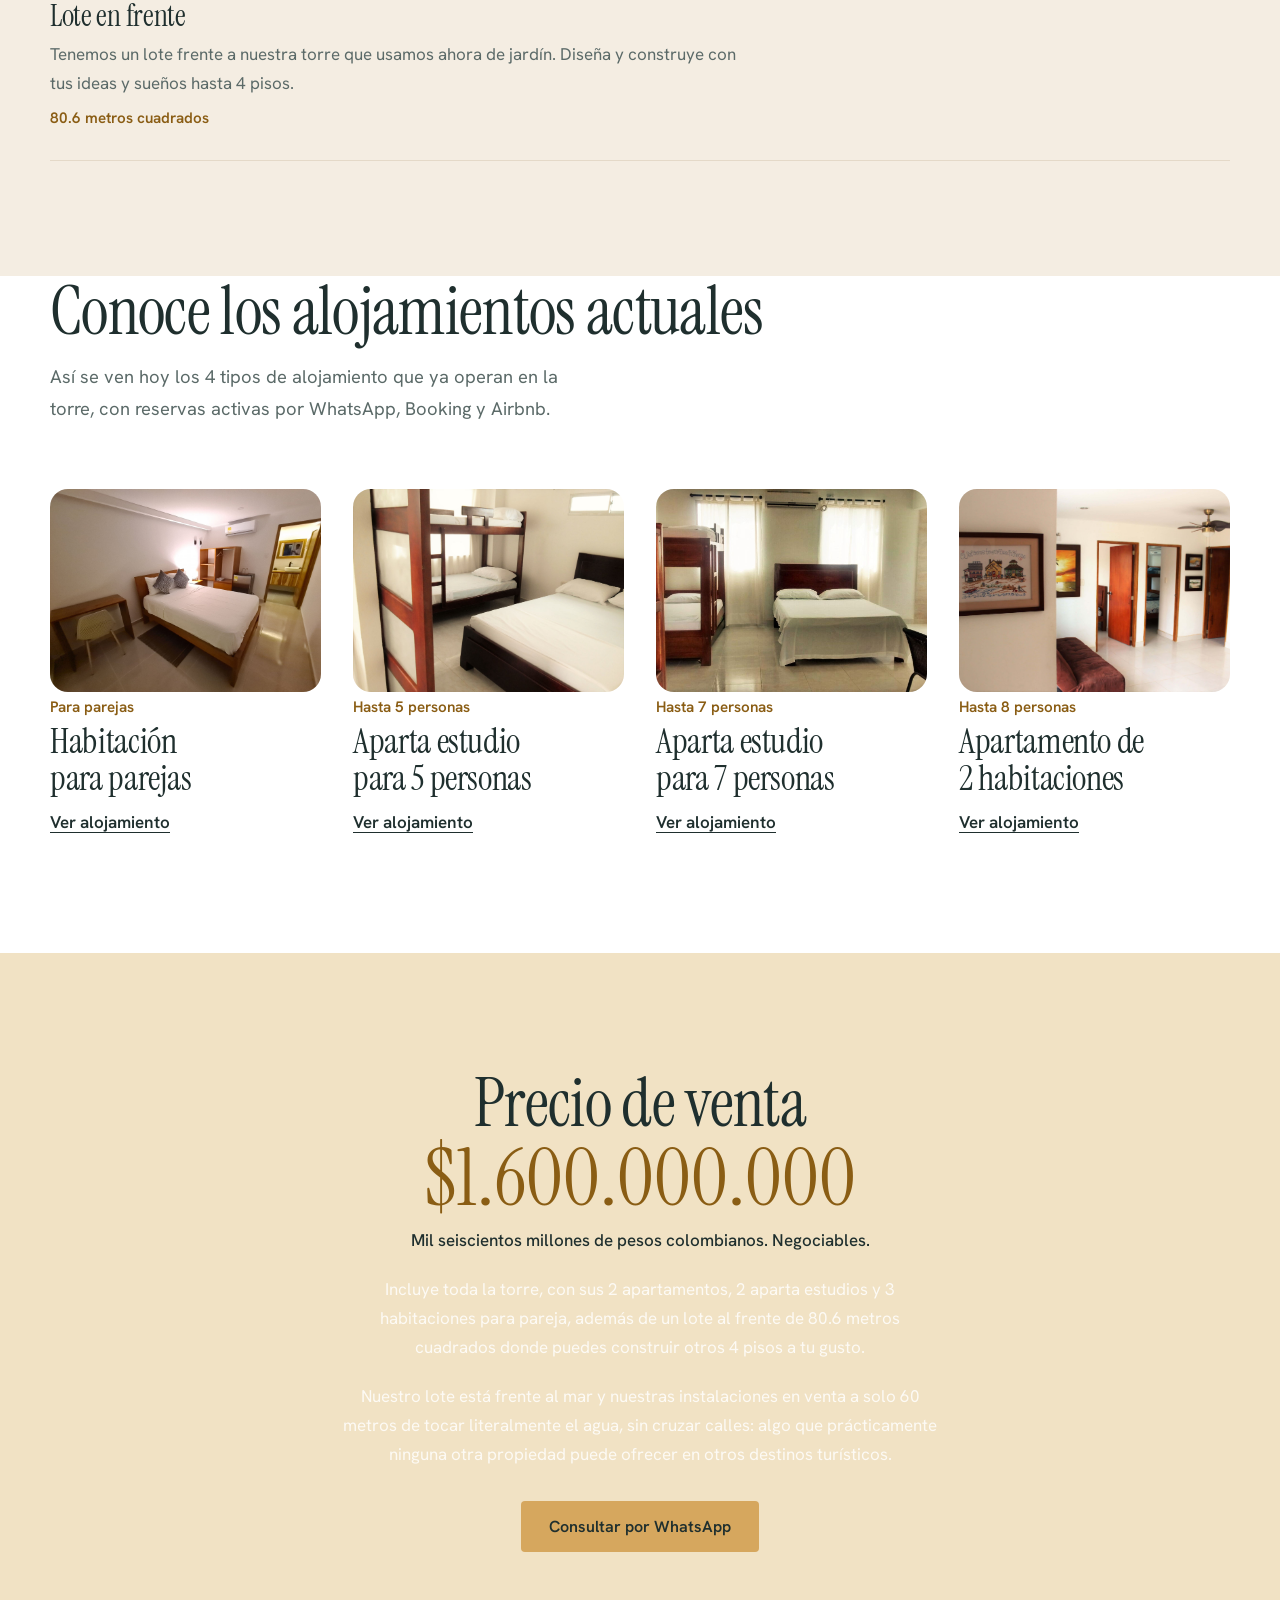
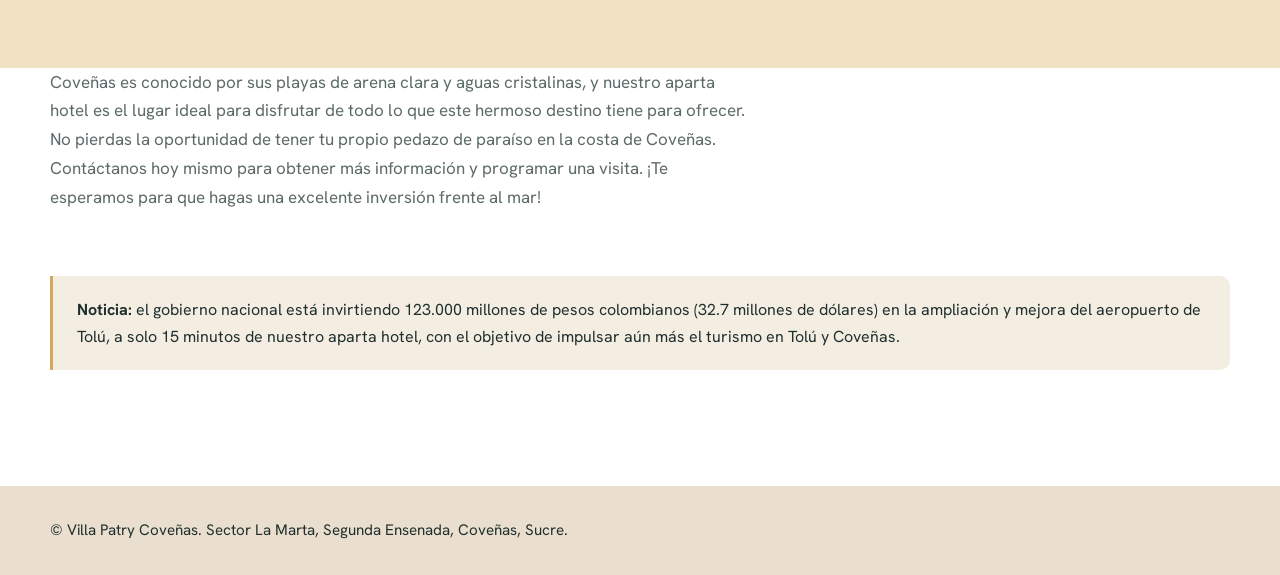
<file: apartahotel-a-la-venta-en-covenas/index.html>
<!DOCTYPE html>
<html lang="es-CO">
<head>
<meta charset="utf-8">
<meta name="viewport" content="width=device-width, initial-scale=1">
<title>Aparta hotel a la venta | Villa Patry, Coveñas</title>
<meta name="description" content="Aparta hotel frente al mar en Coveñas en venta: torre de 4 pisos con 2 apartamentos, 2 aparta estudios y 3 habitaciones para pareja, más un lote de 80.6 m² para ampliar.">
<link rel="canonical" href="https://www.villapatry.com/apartahotel-a-la-venta-en-covenas/">
<meta property="og:type" content="website">
<meta property="og:locale" content="es_CO">
<meta property="og:site_name" content="Villa Patry">
<meta property="og:title" content="Aparta hotel a la venta | Villa Patry, Coveñas">
<meta property="og:description" content="Aparta hotel frente al mar en Coveñas en venta: torre de 4 pisos con 2 apartamentos, 2 aparta estudios y 3 habitaciones para pareja, más un lote de 80.6 m² para ampliar.">
<meta property="og:url" content="https://www.villapatry.com/apartahotel-a-la-venta-en-covenas/">
<meta property="og:image" content="https://www.villapatry.com/venta-torre.jpg">
<meta property="og:image:width" content="1200">
<meta property="og:image:height" content="1600">
<meta name="twitter:card" content="summary_large_image">
<meta name="theme-color" content="#ffffff">
<meta name="robots" content="noindex, nofollow">

<link rel="preconnect" href="https://fonts.googleapis.com">
<link rel="preconnect" href="https://fonts.gstatic.com" crossorigin>
<link href="https://fonts.googleapis.com/css2?family=Hanken+Grotesk:wght@400;500;600&family=Instrument+Serif:ital@0;1&display=swap" rel="stylesheet">
<link rel="stylesheet" href="/styles.css">
<script type="application/ld+json">
{"@context":"https://schema.org","@type":"BreadcrumbList","itemListElement":[{"@type":"ListItem","position":1,"name":"Inicio","item":"https://www.villapatry.com/"},{"@type":"ListItem","position":2,"name":"Aparta hotel a la venta","item":"https://www.villapatry.com/apartahotel-a-la-venta-en-covenas/"}]}
</script>
</head>
<body>
<a class="skip" href="#main">Ir al contenido</a>
<header class="head">
  <div class="wrap topbar">
    <div class="addr-top">
      <svg viewBox="0 0 24 24" fill="none" stroke="currentColor" stroke-width="1.6" aria-hidden="true"><path d="M12 21s7-6.2 7-11.5a7 7 0 0 0-14 0C5 14.8 12 21 12 21Z"/><circle cx="12" cy="9.5" r="2.5"/></svg>
      <span>Sector La Marta, Segunda Ensenada<br>Coveñas, Sucre</span>
    </div>
    <a class="logo" href="/">Villa Patry<small>Coveñas, Sucre</small></a>
    <div class="contact-top">
      <a class="tel" data-wa="Hola Villa Patry, quiero cotizar una estadía." href="https://wa.me/573015087564">301 508 7564</a>
      <a class="res" data-wa="Hola Villa Patry, quiero cotizar una estadía." href="https://wa.me/573015087564">Cotizar</a>
    </div>
    <button class="menu-btn" type="button" aria-expanded="false" aria-controls="nav">Menú</button>
  </div>
  <nav class="navrow" id="nav" aria-label="Principal">
    <ul><li><a href="/">Inicio</a></li><li class="has-dd"><details class="navdd"><summary>Alojamientos</summary><ul class="dd-menu"><li><a href="/habitacion-parejas/">Habitación para parejas</a></li><li><a href="/apartaestudio-5-personas/">Aparta estudio para 5 personas</a></li><li><a href="/apartaestudio-7-personas/">Aparta estudio para 7 personas</a></li><li><a href="/apartamento-2-habitaciones-covenas/">Apartamento de 2 habitaciones</a></li></ul></details></li><li><a href="/galeria/">Galería</a></li><li><a href="/promociones/">Promociones</a></li><li><a href="/contacto/">Contacto</a></li></ul>
  </nav>
</header>
<main id="main">
  <section class="page-hero">
    <div class="wrap">
      <p class="crumbs"><a href="/">Inicio</a> &rsaquo; Aparta hotel a la venta</p>
      <h1>Aparta hotel a la venta</h1>
      <p class="intro">Rentable proyecto turístico frente al mar de Coveñas.</p>
    </div>
  </section>

  <section class="section" style="padding-top:0">
    <div class="wrap">
      <div class="room-detail-gal">
        <a class="lb" data-group="venta" data-alt="Torre de 4 pisos de Villa Patry con balcones de vidrio y palmeras" href="/venta-torre.jpg"><img src="/venta-torre.jpg" alt="Torre de 4 pisos de Villa Patry con balcones de vidrio y palmeras" loading="lazy"></a>
        <a class="lb" data-group="venta" data-alt="Balcones y ventanas de la fachada de Villa Patry" href="/venta-balcones.jpg"><img src="/venta-balcones.jpg" alt="Balcones y ventanas de la fachada de Villa Patry" loading="lazy"></a>
        <a class="lb" data-group="venta" data-alt="Pasillo empedrado entre los apartamentos" href="/venta-pasillo.jpg"><img src="/venta-pasillo.jpg" alt="Pasillo empedrado entre los apartamentos" loading="lazy"></a>
        <a class="lb" data-group="venta" data-alt="Entrada y pasillo de acceso a la torre" href="/venta-entrada.jpg"><img src="/venta-entrada.jpg" alt="Entrada y pasillo de acceso a la torre" loading="lazy"></a>
        <a class="lb" data-group="venta" data-alt="Fachada de Villa Patry de noche, con balcones iluminados" href="/venta-noche.jpg"><img src="/venta-noche.jpg" alt="Fachada de Villa Patry de noche, con balcones iluminados" loading="lazy"></a>
        <a class="lb" data-group="venta" data-alt="Aviso Villa Patry en la fachada" href="/venta-letrero.jpg"><img src="/venta-letrero.jpg" alt="Aviso Villa Patry en la fachada" loading="lazy"></a>
      </div>

      <p style="max-width:70ch;margin-top:clamp(2.5rem,6vw,4rem)">¡Bienvenido al paraíso en la costa de Coveñas! Tenemos el lugar perfecto para ti: un aparta hotel frente al mar que te brindará un excelente ingreso adicional.</p>
      <p style="max-width:70ch;color:var(--muted);margin-top:1rem">Vendemos nuestro aparta hotel, que consta de una torre de 4 pisos con acceso por escaleras, y también vendemos un lote de igual medida frente a la torre actual, que ahora hace las veces de jardín y donde puedes construir, si lo deseas, otros 4 pisos a tu gusto.</p>

      <ul class="sale-features">
        <li>Acceso pavimentado, primera línea marina</li>
        <li>Posicionamiento en Booking con buen puntaje: 8.7</li>
        <li>Inscrito recientemente en Airbnb</li>
        <li>Publicidad en Google</li>
        <li>Página web</li>
        <li>Gas natural</li>
        <li>Energía eléctrica</li>
        <li>TV Cable</li>
        <li>Registro Nacional de Turismo (RNT)</li>
        <li>RUT</li>
        <li>Cámara de comercio con fecha de matrícula febrero de 2017, renovada</li>
        <li>Predial al día</li>
      </ul>
    </div>
  </section>

  <section class="section sand" style="padding-top:0">
    <div class="wrap">
      <h2>¿A qué tendrías acceso?</h2>
      <p class="intro">Una torre con amplias habitaciones, cocinas totalmente equipadas y espacios acogedores para que te sientas como en casa.</p>

      <div class="floor-card">
        <h3>1er piso</h3>
        <p class="lead">Apartamento de 2 habitaciones, 1 cama doble y 1 camarote por habitación, 3 ventiladores, 2 aires acondicionados (1 en cada habitación), cocina con nevera y estufa a gas, barra estilo americano, sala con sofá, TV con TV cable, baño, zona de labores, balcón con vista al jardín.</p>
        <p class="medidas">68.4 metros cuadrados</p>
      </div>

      <div class="floor-card">
        <h3>2do piso</h3>
        <p class="lead">Apartamento de 2 habitaciones, 1 cama doble y 1 camarote por habitación, 3 ventiladores, 2 aires acondicionados (1 en cada habitación), cocina con nevera y estufa a gas, barra estilo americano, sala con sofá, TV con TV cable, 2 baños, zona de labores, balcón con vista al jardín.</p>
        <p class="medidas">68.4 metros cuadrados</p>
      </div>

      <div class="floor-card">
        <h3>3er piso &mdash; dos aparta estudios</h3>
        <div class="sub-unit">
          <p class="who">Para 7 personas</p>
          <p class="lead">1 cama doble, 2 camarotes y una cama auxiliar sencilla, cocineta con nevera y estufa a gas, comedor, TV con TV cable, un ventilador, 1 aire acondicionado y un baño.</p>
          <p class="medidas">35 metros cuadrados</p>
        </div>
        <div class="sub-unit">
          <p class="who">Para 5 personas</p>
          <p class="lead">1 cama doble, 1 camarote y una cama auxiliar sencilla, cocineta con nevera y estufa a gas, comedor, TV con TV cable, un ventilador, 1 aire acondicionado y un baño.</p>
          <p class="medidas">22 metros cuadrados</p>
        </div>
      </div>

      <div class="floor-card">
        <h3>4to piso &mdash; tres habitaciones para pareja</h3>
        <p class="lead">Cada habitación, inaugurada en mayo de 2023, tiene cama doble, TV con TV cable, nevera tipo minibar, aire acondicionado, escritorio y baño privado.</p>
        <p class="medidas">19 metros cuadrados cada habitación</p>
      </div>

      <div class="floor-card">
        <h3>Lote en frente</h3>
        <p class="lead">Tenemos un lote frente a nuestra torre que usamos ahora de jardín. Diseña y construye con tus ideas y sueños hasta 4 pisos.</p>
        <p class="medidas">80.6 metros cuadrados</p>
      </div>
    </div>
  </section>

  <section class="section" style="padding-top:0">
    <div class="wrap">
      <h2>Conoce los alojamientos actuales</h2>
      <p class="intro">Así se ven hoy los 4 tipos de alojamiento que ya operan en la torre, con reservas activas por WhatsApp, Booking y Airbnb.</p>
      <div class="room-cards home-cards">
        <a class="room-card" href="/habitacion-parejas/">
          <span class="img"><img src="/pareja-1.jpg" alt="Habitación para parejas con cama doble, escritorio y aire acondicionado" loading="lazy"></span>
          <span class="cap">Para parejas</span>
          <h3>Habitación para parejas</h3>
          <span class="see">Ver alojamiento</span>
        </a>
        <a class="room-card" href="/apartaestudio-5-personas/">
          <span class="img"><img src="/e5-1.jpg" alt="Cama doble y camarote del aparta estudio para 5 personas" loading="lazy"></span>
          <span class="cap">Hasta 5 personas</span>
          <h3>Aparta estudio para 5 personas</h3>
          <span class="see">Ver alojamiento</span>
        </a>
        <a class="room-card" href="/apartaestudio-7-personas/">
          <span class="img"><img src="/e7-1.jpg" alt="Cama doble y camarote del aparta estudio para 7 personas" loading="lazy"></span>
          <span class="cap">Hasta 7 personas</span>
          <h3>Aparta estudio para 7 personas</h3>
          <span class="see">Ver alojamiento</span>
        </a>
        <a class="room-card" href="/apartamento-2-habitaciones-covenas/">
          <span class="img"><img src="/a2-4.jpg" alt="Sala y pasillo hacia las habitaciones del apartamento" loading="lazy"></span>
          <span class="cap">Hasta 8 personas</span>
          <h3>Apartamento de 2 habitaciones</h3>
          <span class="see">Ver alojamiento</span>
        </a>
      </div>
    </div>
  </section>

  <section class="section promo price-band">
    <div class="wrap">
      <h2>Precio de venta</h2>
      <p class="amount">$1.600.000.000</p>
      <p class="words">Mil seiscientos millones de pesos colombianos. Negociables.</p>
      <p class="fine">Incluye toda la torre, con sus 2 apartamentos, 2 aparta estudios y 3 habitaciones para pareja, además de un lote al frente de 80.6 metros cuadrados donde puedes construir otros 4 pisos a tu gusto.</p>
      <p class="fine">Nuestro lote está frente al mar y nuestras instalaciones en venta a solo 60 metros de tocar literalmente el agua, sin cruzar calles: algo que prácticamente ninguna otra propiedad puede ofrecer en otros destinos turísticos.</p>
      <a class="btn btn-gold" data-wa="Hola Villa Patry, estoy interesado en el aparta hotel en venta. ¿Me pueden dar más información?" href="https://wa.me/573015087564">Consultar por WhatsApp</a>
    </div>
  </section>

  <section class="section" style="padding-top:0">
    <div class="wrap">
      <p style="max-width:70ch;color:var(--muted)">Coveñas es conocido por sus playas de arena clara y aguas cristalinas, y nuestro aparta hotel es el lugar ideal para disfrutar de todo lo que este hermoso destino tiene para ofrecer. No pierdas la oportunidad de tener tu propio pedazo de paraíso en la costa de Coveñas. Contáctanos hoy mismo para obtener más información y programar una visita. ¡Te esperamos para que hagas una excelente inversión frente al mar!</p>

      <div class="callout">
        <p><b>Noticia:</b> el gobierno nacional está invirtiendo 123.000 millones de pesos colombianos (32.7 millones de dólares) en la ampliación y mejora del aeropuerto de Tolú, a solo 15 minutos de nuestro aparta hotel, con el objetivo de impulsar aún más el turismo en Tolú y Coveñas.</p>
      </div>
    </div>
  </section>
</main><dialog id="lb" aria-label="Galería de fotos">
  <button class="lb-btn lb-close" type="button" aria-label="Cerrar">Cerrar</button>
  <button class="lb-btn lb-prev" type="button" aria-label="Foto anterior">Anterior</button>
  <button class="lb-btn lb-next" type="button" aria-label="Foto siguiente">Siguiente</button>
  <figure><img alt=""><figcaption></figcaption></figure>
</dialog>
<footer>
  <div class="wrap">© Villa Patry Coveñas. Sector La Marta, Segunda Ensenada, Coveñas, Sucre.</div>
</footer>

<a class="fab" data-wa="Hola Villa Patry, quiero cotizar una estadía." href="https://wa.me/573015087564" aria-label="Escríbenos por WhatsApp">
  <svg viewBox="0 0 24 24" aria-hidden="true"><path fill="currentColor" d="M12 2a10 10 0 0 0-8.6 15.1L2 22l5.1-1.3A10 10 0 1 0 12 2Zm0 1.8a8.2 8.2 0 1 1-4.2 15.2l-.3-.2-3 .8.8-2.9-.2-.3A8.2 8.2 0 0 1 12 3.8Z"/><path fill="currentColor" d="M9 7.6c-.3 0-.7.1-1 .5-.3.4-1.1 1.1-1.1 2.6s1.1 3 1.3 3.2c.2.2 2.2 3.5 5.5 4.7 2.7 1 3.2.8 3.8.7.6-.1 1.9-.8 2.2-1.6.3-.8.3-1.4.2-1.6-.1-.2-.3-.3-.7-.5l-1.9-.9c-.3-.1-.5-.1-.7.2l-.8 1c-.2.2-.4.2-.7.1-.4-.2-1.5-.6-2.8-1.7-1-.9-1.7-2-1.9-2.4-.2-.3 0-.5.2-.7l.5-.6c.2-.2.2-.3.3-.5.1-.2 0-.4 0-.6L9.700 8c-.2-.4-.4-.4-.7-.4Z"/></svg>
</a>

<script src="/script.js"></script>
</body>
</html>
</file>
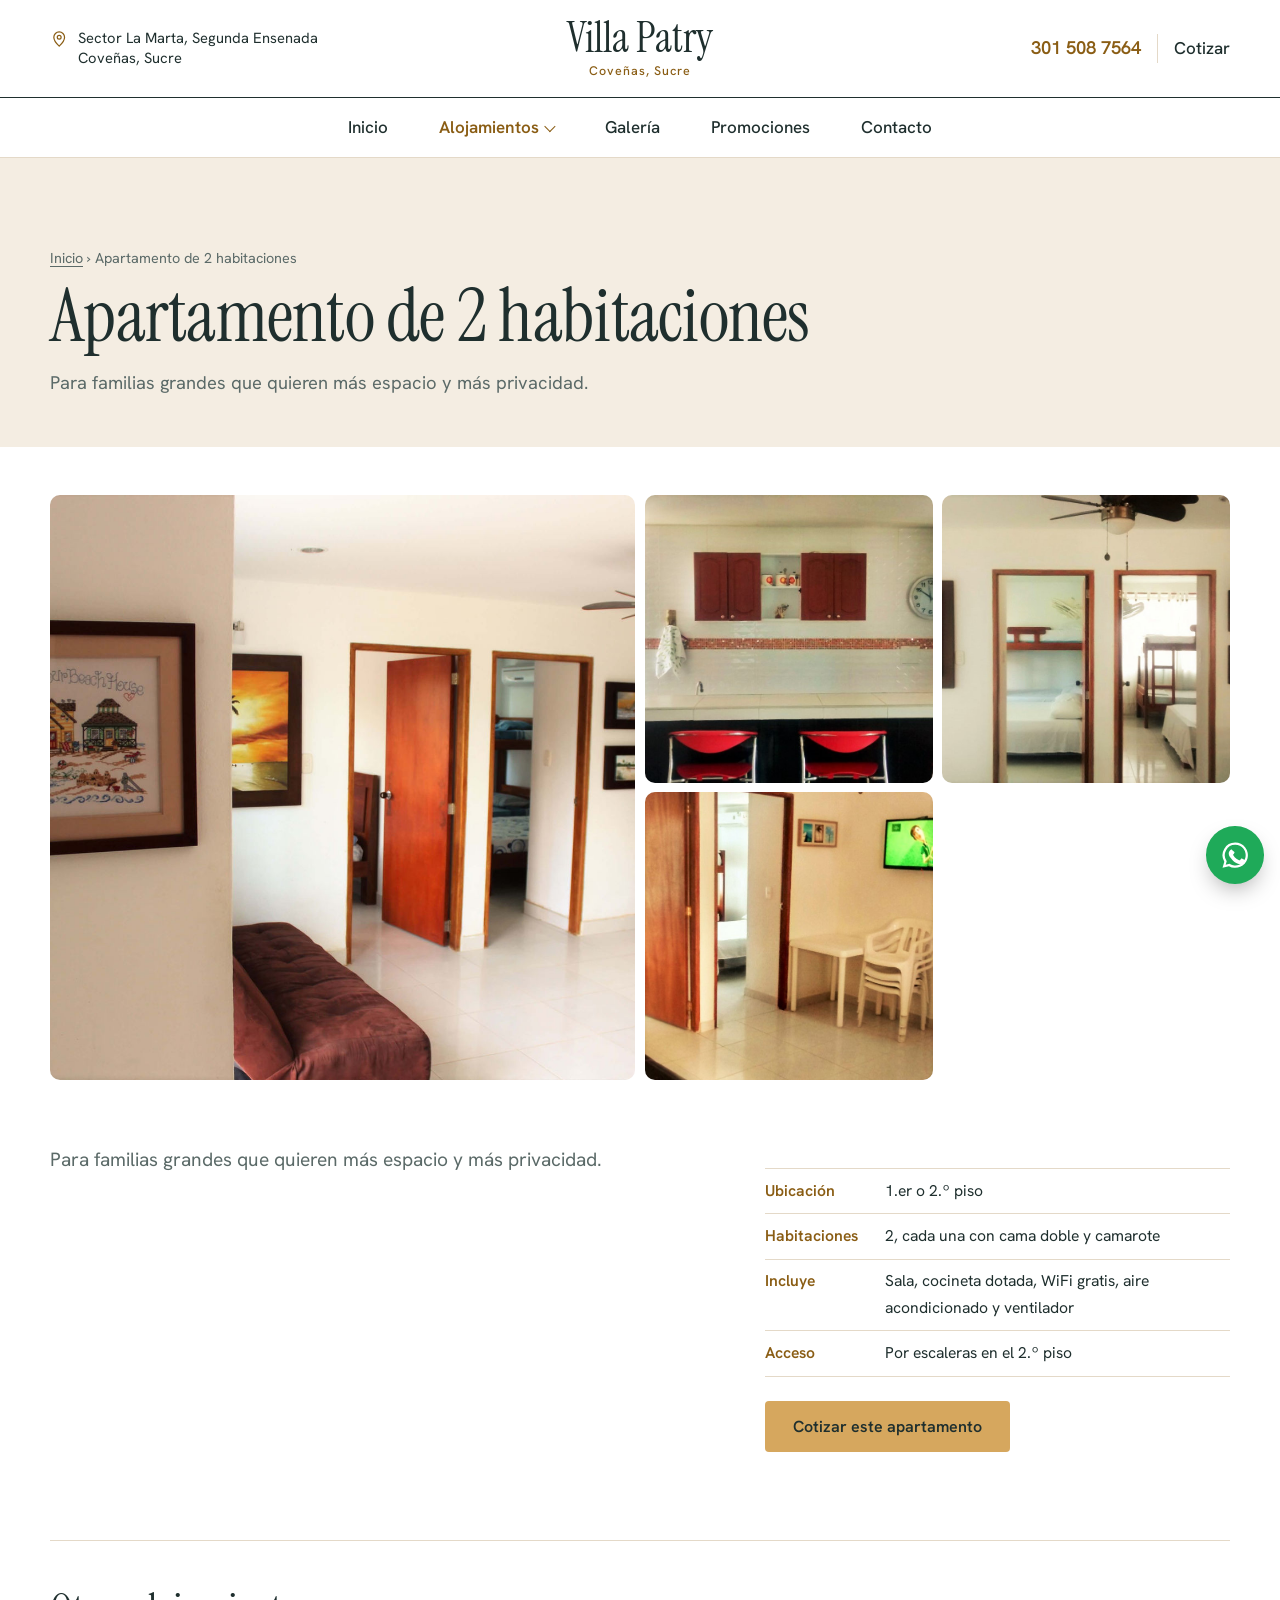
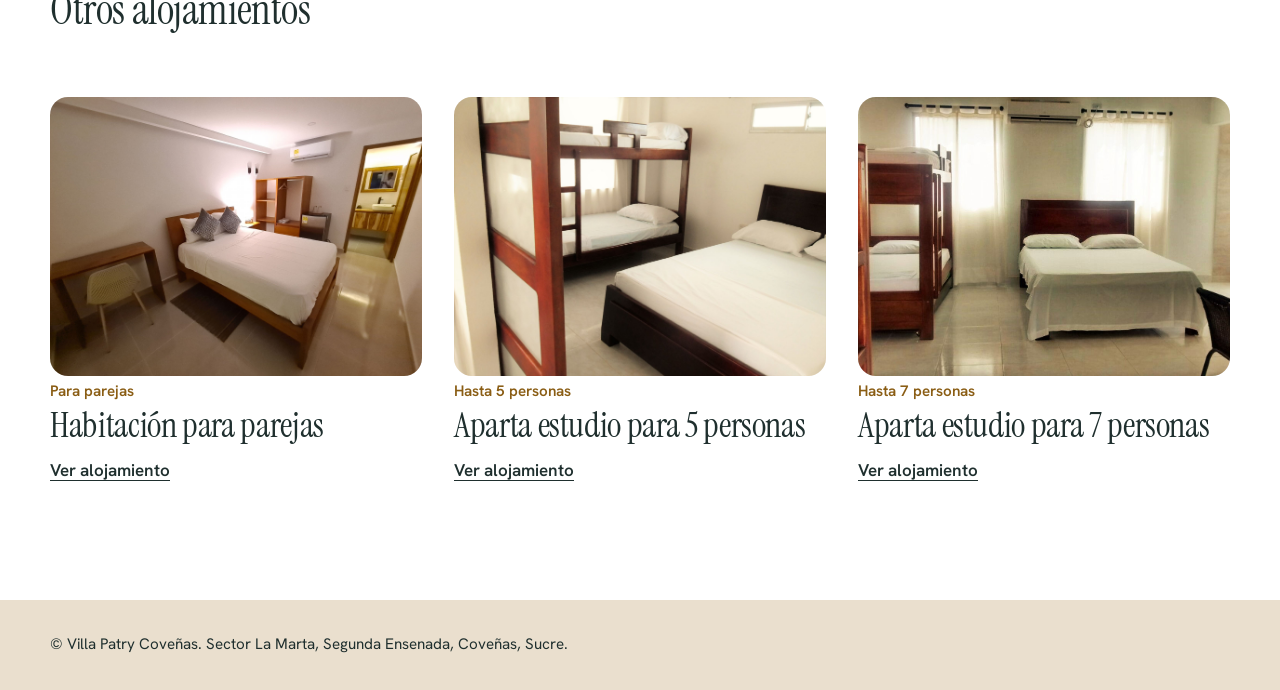
<file: apartamento-2-habitaciones-covenas/index.html>
<!DOCTYPE html>
<html lang="es-CO">
<head>
<meta charset="utf-8">
<meta name="viewport" content="width=device-width, initial-scale=1">
<title>Apartamento de 2 habitaciones | Villa Patry, Coveñas</title>
<meta name="description" content="Apartamento de 2 habitaciones para 8 personas en Villa Patry, Coveñas, con cocineta dotada, WiFi gratis y aire acondicionado.">
<link rel="canonical" href="https://www.villapatry.com/apartamento-2-habitaciones-covenas/">
<meta property="og:type" content="website">
<meta property="og:locale" content="es_CO">
<meta property="og:site_name" content="Villa Patry">
<meta property="og:title" content="Apartamento de 2 habitaciones | Villa Patry, Coveñas">
<meta property="og:description" content="Apartamento de 2 habitaciones para 8 personas en Villa Patry, Coveñas, con cocineta dotada, WiFi gratis y aire acondicionado.">
<meta property="og:url" content="https://www.villapatry.com/apartamento-2-habitaciones-covenas/">
<meta property="og:image" content="https://www.villapatry.com/a2-4.jpg">
<meta property="og:image:width" content="1600">
<meta property="og:image:height" content="1600">
<meta name="twitter:card" content="summary_large_image">
<meta name="theme-color" content="#ffffff">
<meta name="robots" content="index, follow">

<link rel="preconnect" href="https://fonts.googleapis.com">
<link rel="preconnect" href="https://fonts.gstatic.com" crossorigin>
<link href="https://fonts.googleapis.com/css2?family=Hanken+Grotesk:wght@400;500;600&family=Instrument+Serif:ital@0;1&display=swap" rel="stylesheet">
<link rel="stylesheet" href="/styles.css">
<script type="application/ld+json">
{"@context": "https://schema.org", "@type": "BreadcrumbList", "itemListElement": [{"@type": "ListItem", "position": 1, "name": "Inicio", "item": "https://www.villapatry.com/"}, {"@type": "ListItem", "position": 2, "name": "Apartamento de 2 habitaciones", "item": "https://www.villapatry.com/apartamento-2-habitaciones-covenas/"}]}
</script>
</head>
<body>
<a class="skip" href="#main">Ir al contenido</a>
<header class="head">
  <div class="wrap topbar">
    <div class="addr-top">
      <svg viewBox="0 0 24 24" fill="none" stroke="currentColor" stroke-width="1.6" aria-hidden="true"><path d="M12 21s7-6.2 7-11.5a7 7 0 0 0-14 0C5 14.8 12 21 12 21Z"/><circle cx="12" cy="9.5" r="2.5"/></svg>
      <span>Sector La Marta, Segunda Ensenada<br>Coveñas, Sucre</span>
    </div>
    <a class="logo" href="/">Villa Patry<small>Coveñas, Sucre</small></a>
    <div class="contact-top">
      <a class="tel" data-wa="Hola Villa Patry, quiero cotizar una estadía." href="https://wa.me/573015087564">301 508 7564</a>
      <a class="res" data-wa="Hola Villa Patry, quiero cotizar una estadía." href="https://wa.me/573015087564">Cotizar</a>
    </div>
    <button class="menu-btn" type="button" aria-expanded="false" aria-controls="nav">Menú</button>
  </div>
  <nav class="navrow" id="nav" aria-label="Principal">
    <ul><li><a href="/">Inicio</a></li><li class="has-dd dd-active"><details class="navdd"><summary>Alojamientos</summary><ul class="dd-menu"><li><a href="/habitacion-parejas/">Habitación para parejas</a></li><li><a href="/apartaestudio-5-personas/">Aparta estudio para 5 personas</a></li><li><a href="/apartaestudio-7-personas/">Aparta estudio para 7 personas</a></li><li><a href="/apartamento-2-habitaciones-covenas/" aria-current="page">Apartamento de 2 habitaciones</a></li></ul></details></li><li><a href="/galeria/">Galería</a></li><li><a href="/promociones/">Promociones</a></li><li><a href="/contacto/">Contacto</a></li></ul>
  </nav>
</header>
<main id="main"><section class="page-hero">
    <div class="wrap">
      <p class="crumbs"><a href="/">Inicio</a> &rsaquo; Apartamento de 2 habitaciones</p>
      <h1>Apartamento de 2 habitaciones</h1>
      <p class="intro">Para familias grandes que quieren más espacio y más privacidad.</p>
    </div>
  </section>
  <section class="section" style="padding-top:0">
    <div class="wrap">
      <div class="room-detail-gal">
        <a class="lb" data-group="a2" data-alt="Sala y pasillo hacia las habitaciones del apartamento" href="/a2-4.jpg"><img src="/a2-4.jpg" alt="Sala y pasillo hacia las habitaciones del apartamento" loading="lazy"></a>
        <a class="lb" data-group="a2" data-alt="Barra de cocina con banquetas" href="/a2-1.jpg"><img src="/a2-1.jpg" alt="Barra de cocina con banquetas" loading="lazy"></a>
        <a class="lb" data-group="a2" data-alt="Pasillo con acceso a las habitaciones y camarote" href="/a2-2.jpg"><img src="/a2-2.jpg" alt="Pasillo con acceso a las habitaciones y camarote" loading="lazy"></a>
        <a class="lb" data-group="a2" data-alt="Sala con televisor y comedor" href="/a2-3.jpg"><img src="/a2-3.jpg" alt="Sala con televisor y comedor" loading="lazy"></a>
      </div>
      <div class="room-detail-body">
        <div>
          <p class="lead">Para familias grandes que quieren más espacio y más privacidad.</p>
        </div>
        <div>
          <dl class="specs"><div><dt>Ubicación</dt><dd>1.er o 2.º piso</dd></div><div><dt>Habitaciones</dt><dd>2, cada una con cama doble y camarote</dd></div><div><dt>Incluye</dt><dd>Sala, cocineta dotada, WiFi gratis, aire acondicionado y ventilador</dd></div><div><dt>Acceso</dt><dd>Por escaleras en el 2.º piso</dd></div></dl>
          <a class="btn btn-gold" data-wa="Hola Villa Patry, me interesa el apartamento para 8 personas con 2 habitaciones. ¿Me cotizas?" href="https://wa.me/573015087564">Cotizar este apartamento</a>
        </div>
      </div>

      <div class="other-rooms">
        <h2>Otros alojamientos</h2>
        <div class="room-cards">
        <a class="room-card" href="/habitacion-parejas/">
          <span class="img"><img src="/pareja-1.jpg" alt="Habitación para parejas con cama doble, escritorio y aire acondicionado" loading="lazy"></span>
          <span class="cap">Para parejas</span>
          <h3>Habitación para parejas</h3>
          <span class="see">Ver alojamiento</span>
        </a>
        <a class="room-card" href="/apartaestudio-5-personas/">
          <span class="img"><img src="/e5-1.jpg" alt="Cama doble y camarote del aparta estudio para 5 personas" loading="lazy"></span>
          <span class="cap">Hasta 5 personas</span>
          <h3>Aparta estudio para 5 personas</h3>
          <span class="see">Ver alojamiento</span>
        </a>
        <a class="room-card" href="/apartaestudio-7-personas/">
          <span class="img"><img src="/e7-1.jpg" alt="Cama doble y camarote del aparta estudio para 7 personas" loading="lazy"></span>
          <span class="cap">Hasta 7 personas</span>
          <h3>Aparta estudio para 7 personas</h3>
          <span class="see">Ver alojamiento</span>
        </a>
        </div>
      </div>
    </div>
  </section>
</main><dialog id="lb" aria-label="Galería de fotos">
  <button class="lb-btn lb-close" type="button" aria-label="Cerrar">Cerrar</button>
  <button class="lb-btn lb-prev" type="button" aria-label="Foto anterior">Anterior</button>
  <button class="lb-btn lb-next" type="button" aria-label="Foto siguiente">Siguiente</button>
  <figure><img alt=""><figcaption></figcaption></figure>
</dialog>
<footer>
  <div class="wrap">© Villa Patry Coveñas. Sector La Marta, Segunda Ensenada, Coveñas, Sucre.</div>
</footer>

<a class="fab" data-wa="Hola Villa Patry, quiero cotizar una estadía." href="https://wa.me/573015087564" aria-label="Escríbenos por WhatsApp">
  <svg viewBox="0 0 24 24" aria-hidden="true"><path fill="currentColor" d="M12 2a10 10 0 0 0-8.6 15.1L2 22l5.1-1.3A10 10 0 1 0 12 2Zm0 1.8a8.2 8.2 0 1 1-4.2 15.2l-.3-.2-3 .8.8-2.9-.2-.3A8.2 8.2 0 0 1 12 3.8Z"/><path fill="currentColor" d="M9 7.6c-.3 0-.7.1-1 .5-.3.4-1.1 1.1-1.1 2.6s1.1 3 1.3 3.2c.2.2 2.2 3.5 5.5 4.7 2.7 1 3.2.8 3.8.7.6-.1 1.9-.8 2.2-1.6.3-.8.3-1.4.2-1.6-.1-.2-.3-.3-.7-.5l-1.9-.9c-.3-.1-.5-.1-.7.2l-.8 1c-.2.2-.4.2-.7.1-.4-.2-1.5-.6-2.8-1.7-1-.9-1.7-2-1.9-2.4-.2-.3 0-.5.2-.7l.5-.6c.2-.2.2-.3.3-.5.1-.2 0-.4 0-.6L9.700 8c-.2-.4-.4-.4-.7-.4Z"/></svg>
</a>

<script src="/script.js"></script>
</body>
</html>
</file>
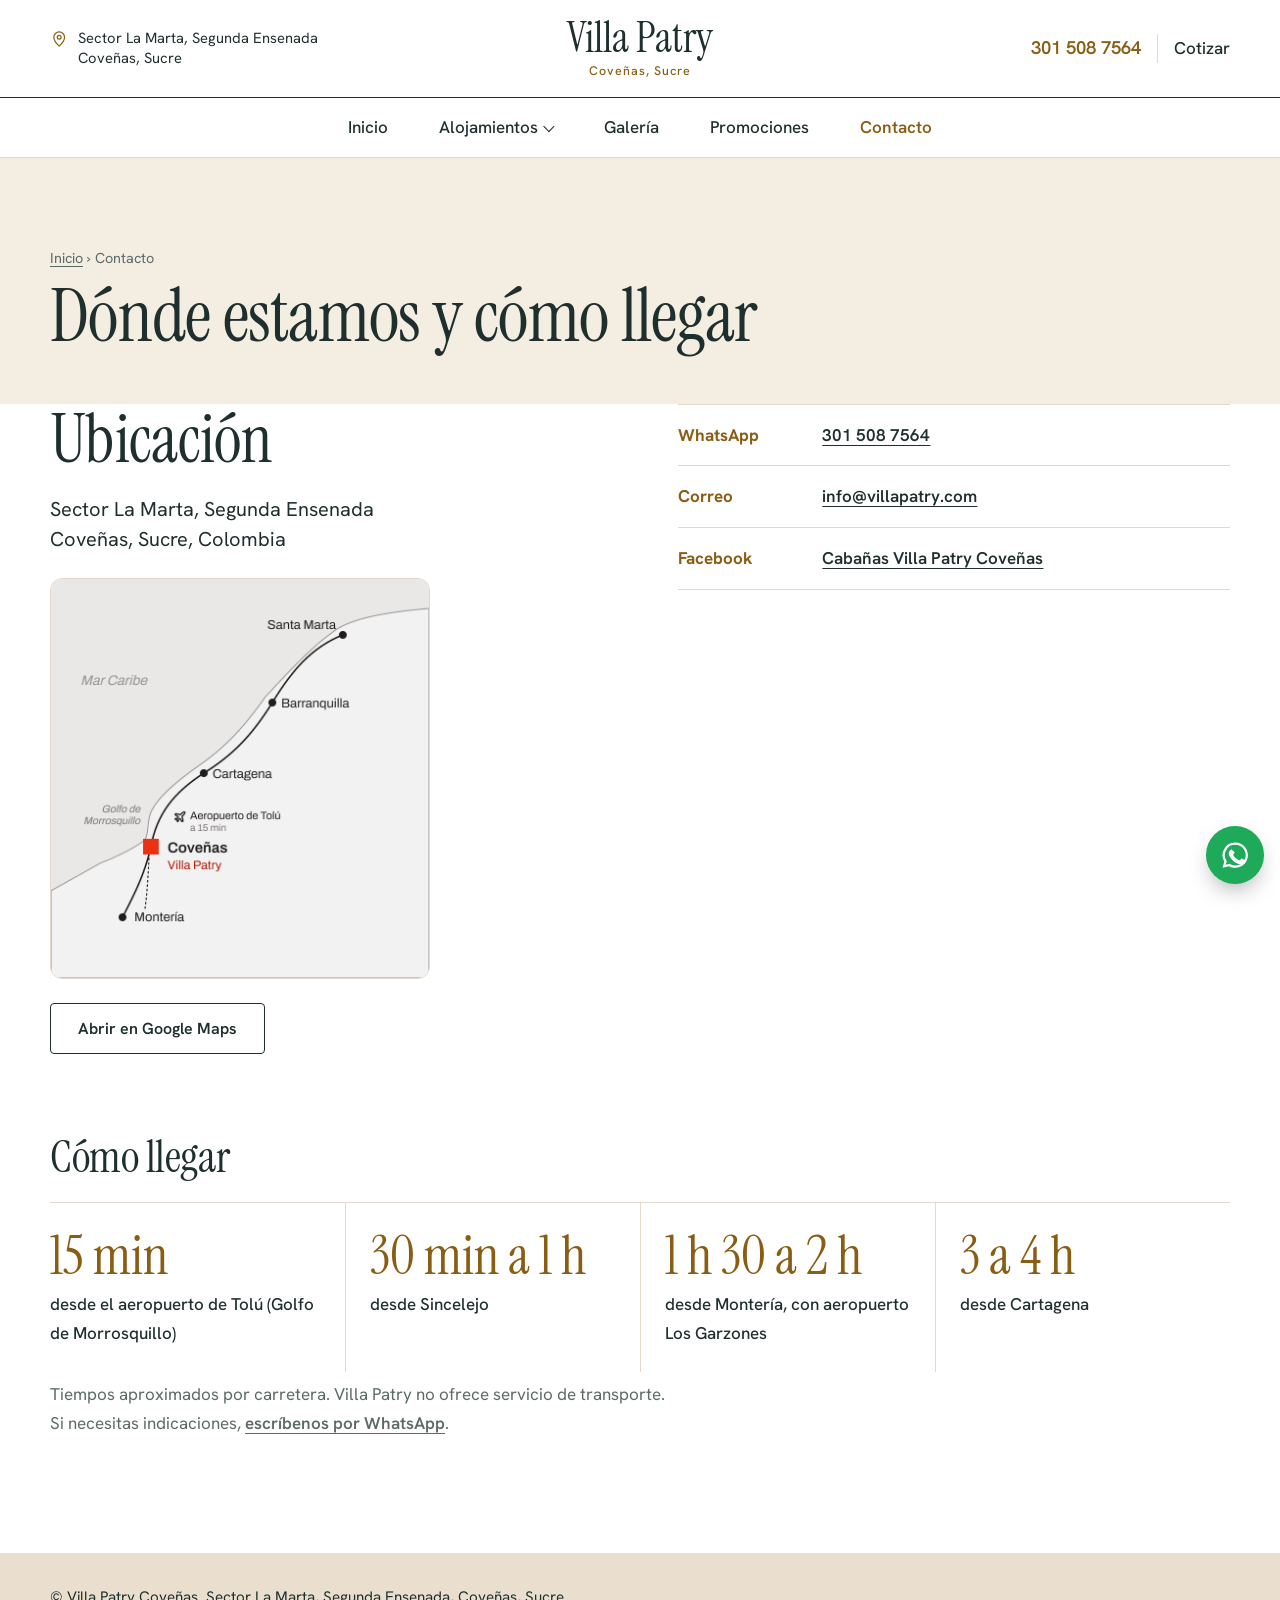
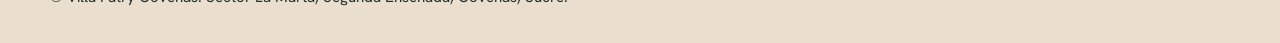
<file: contacto/index.html>
<!DOCTYPE html>
<html lang="es-CO">
<head>
<meta charset="utf-8">
<meta name="viewport" content="width=device-width, initial-scale=1">
<title>Contacto y cómo llegar | Villa Patry, Coveñas</title>
<meta name="description" content="Ubicación, WhatsApp, correo y cómo llegar a Villa Patry en Coveñas, Sucre, desde Tolú, Sincelejo, Montería y Cartagena.">
<link rel="canonical" href="https://www.villapatry.com/contacto/">
<meta property="og:type" content="website">
<meta property="og:locale" content="es_CO">
<meta property="og:site_name" content="Villa Patry">
<meta property="og:title" content="Contacto y cómo llegar | Villa Patry, Coveñas">
<meta property="og:description" content="Ubicación, WhatsApp, correo y cómo llegar a Villa Patry en Coveñas, Sucre, desde Tolú, Sincelejo, Montería y Cartagena.">
<meta property="og:url" content="https://www.villapatry.com/contacto/">
<meta property="og:image" content="https://www.villapatry.com/hero.jpg">
<meta property="og:image:width" content="1600">
<meta property="og:image:height" content="1600">
<meta name="twitter:card" content="summary_large_image">
<meta name="theme-color" content="#ffffff">
<meta name="robots" content="index, follow">

<link rel="preconnect" href="https://fonts.googleapis.com">
<link rel="preconnect" href="https://fonts.gstatic.com" crossorigin>
<link href="https://fonts.googleapis.com/css2?family=Hanken+Grotesk:wght@400;500;600&family=Instrument+Serif:ital@0;1&display=swap" rel="stylesheet">
<link rel="stylesheet" href="/styles.css">
</head>
<body>
<a class="skip" href="#main">Ir al contenido</a>
<header class="head">
  <div class="wrap topbar">
    <div class="addr-top">
      <svg viewBox="0 0 24 24" fill="none" stroke="currentColor" stroke-width="1.6" aria-hidden="true"><path d="M12 21s7-6.2 7-11.5a7 7 0 0 0-14 0C5 14.8 12 21 12 21Z"/><circle cx="12" cy="9.5" r="2.5"/></svg>
      <span>Sector La Marta, Segunda Ensenada<br>Coveñas, Sucre</span>
    </div>
    <a class="logo" href="/">Villa Patry<small>Coveñas, Sucre</small></a>
    <div class="contact-top">
      <a class="tel" data-wa="Hola Villa Patry, quiero cotizar una estadía." href="https://wa.me/573015087564">301 508 7564</a>
      <a class="res" data-wa="Hola Villa Patry, quiero cotizar una estadía." href="https://wa.me/573015087564">Cotizar</a>
    </div>
    <button class="menu-btn" type="button" aria-expanded="false" aria-controls="nav">Menú</button>
  </div>
  <nav class="navrow" id="nav" aria-label="Principal">
    <ul><li><a href="/">Inicio</a></li><li class="has-dd"><details class="navdd"><summary>Alojamientos</summary><ul class="dd-menu"><li><a href="/habitacion-parejas/">Habitación para parejas</a></li><li><a href="/apartaestudio-5-personas/">Aparta estudio para 5 personas</a></li><li><a href="/apartaestudio-7-personas/">Aparta estudio para 7 personas</a></li><li><a href="/apartamento-2-habitaciones-covenas/">Apartamento de 2 habitaciones</a></li></ul></details></li><li><a href="/galeria/">Galería</a></li><li><a href="/promociones/">Promociones</a></li><li><a href="/contacto/" aria-current="page">Contacto</a></li></ul>
  </nav>
</header>
<main id="main"><section class="page-hero">
    <div class="wrap">
      <p class="crumbs"><a href="/">Inicio</a> &rsaquo; Contacto</p>
      <h1>Dónde estamos y cómo llegar</h1>
      
    </div>
  </section>
  <section class="section how" style="padding-top:0">
    <div class="wrap">
      <div class="split">
        <div>
          <h2>Ubicación</h2>
          <p class="addr">Sector La Marta, Segunda Ensenada<br>Coveñas, Sucre, Colombia</p>
          <img class="loc-map" src="/mapa-como-llegar.png" alt="Mapa de la costa Caribe colombiana con la ruta hacia Coveñas desde Cartagena, Barranquilla, Santa Marta y Montería, y el aeropuerto de Tolú a 15 minutos de Villa Patry" loading="lazy" width="1544" height="1628">
          <a class="btn btn-out" href="https://www.google.com/maps/place/Villa+Patry+Cove%C3%B1as/@9.4411048,-75.6245837,331m/data=!3m1!1e3!4m9!3m8!1s0x8e59060a2b41ae79:0x96b67e31b146b32!5m2!4m1!1i2!8m2!3d9.4412172!4d-75.6241842!16s%2Fg%2F11b73nfm1l?hl=es" target="_blank" rel="noopener">Abrir en Google Maps</a>
        </div>
        <ul class="contact">
          <li><b>WhatsApp</b><a data-wa="Hola Villa Patry, tengo una pregunta." href="https://wa.me/573015087564">301 508 7564</a></li>
          <li><b>Correo</b><a href="mailto:info@villapatry.com">info@villapatry.com</a></li>
          <li><b>Facebook</b><a href="https://www.facebook.com/Caba%C3%B1as-Villa-Patry-Cove%C3%B1as-108700505888737/" target="_blank" rel="noopener">Cabañas Villa Patry Coveñas</a></li>
        </ul>
      </div>

      <h3>Cómo llegar</h3>
      <div class="routes">
        <div class="route"><div class="t">15 min</div><div class="f">desde el aeropuerto de Tolú (Golfo de Morrosquillo)</div></div>
        <div class="route"><div class="t">30 min a 1 h</div><div class="f">desde Sincelejo</div></div>
        <div class="route"><div class="t">1 h 30 a 2 h</div><div class="f">desde Montería, con aeropuerto Los Garzones</div></div>
        <div class="route"><div class="t">3 a 4 h</div><div class="f">desde Cartagena</div></div>
      </div>
      <p class="route-note">Tiempos aproximados por carretera. Villa Patry no ofrece servicio de transporte. Si necesitas indicaciones, <a data-wa="Hola Villa Patry, ¿me pueden dar indicaciones para llegar?" href="https://wa.me/573015087564">escríbenos por WhatsApp</a>.</p>
    </div>
  </section>
</main><footer>
  <div class="wrap">© Villa Patry Coveñas. Sector La Marta, Segunda Ensenada, Coveñas, Sucre.</div>
</footer>

<a class="fab" data-wa="Hola Villa Patry, quiero cotizar una estadía." href="https://wa.me/573015087564" aria-label="Escríbenos por WhatsApp">
  <svg viewBox="0 0 24 24" aria-hidden="true"><path fill="currentColor" d="M12 2a10 10 0 0 0-8.6 15.1L2 22l5.1-1.3A10 10 0 1 0 12 2Zm0 1.8a8.2 8.2 0 1 1-4.2 15.2l-.3-.2-3 .8.8-2.9-.2-.3A8.2 8.2 0 0 1 12 3.8Z"/><path fill="currentColor" d="M9 7.6c-.3 0-.7.1-1 .5-.3.4-1.1 1.1-1.1 2.6s1.1 3 1.3 3.2c.2.2 2.2 3.5 5.5 4.7 2.7 1 3.2.8 3.8.7.6-.1 1.9-.8 2.2-1.6.3-.8.3-1.4.2-1.6-.1-.2-.3-.3-.7-.5l-1.9-.9c-.3-.1-.5-.1-.7.2l-.8 1c-.2.2-.4.2-.7.1-.4-.2-1.5-.6-2.8-1.7-1-.9-1.7-2-1.9-2.4-.2-.3 0-.5.2-.7l.5-.6c.2-.2.2-.3.3-.5.1-.2 0-.4 0-.6L9.700 8c-.2-.4-.4-.4-.7-.4Z"/></svg>
</a>

<script src="/script.js"></script>
</body>
</html>
</file>
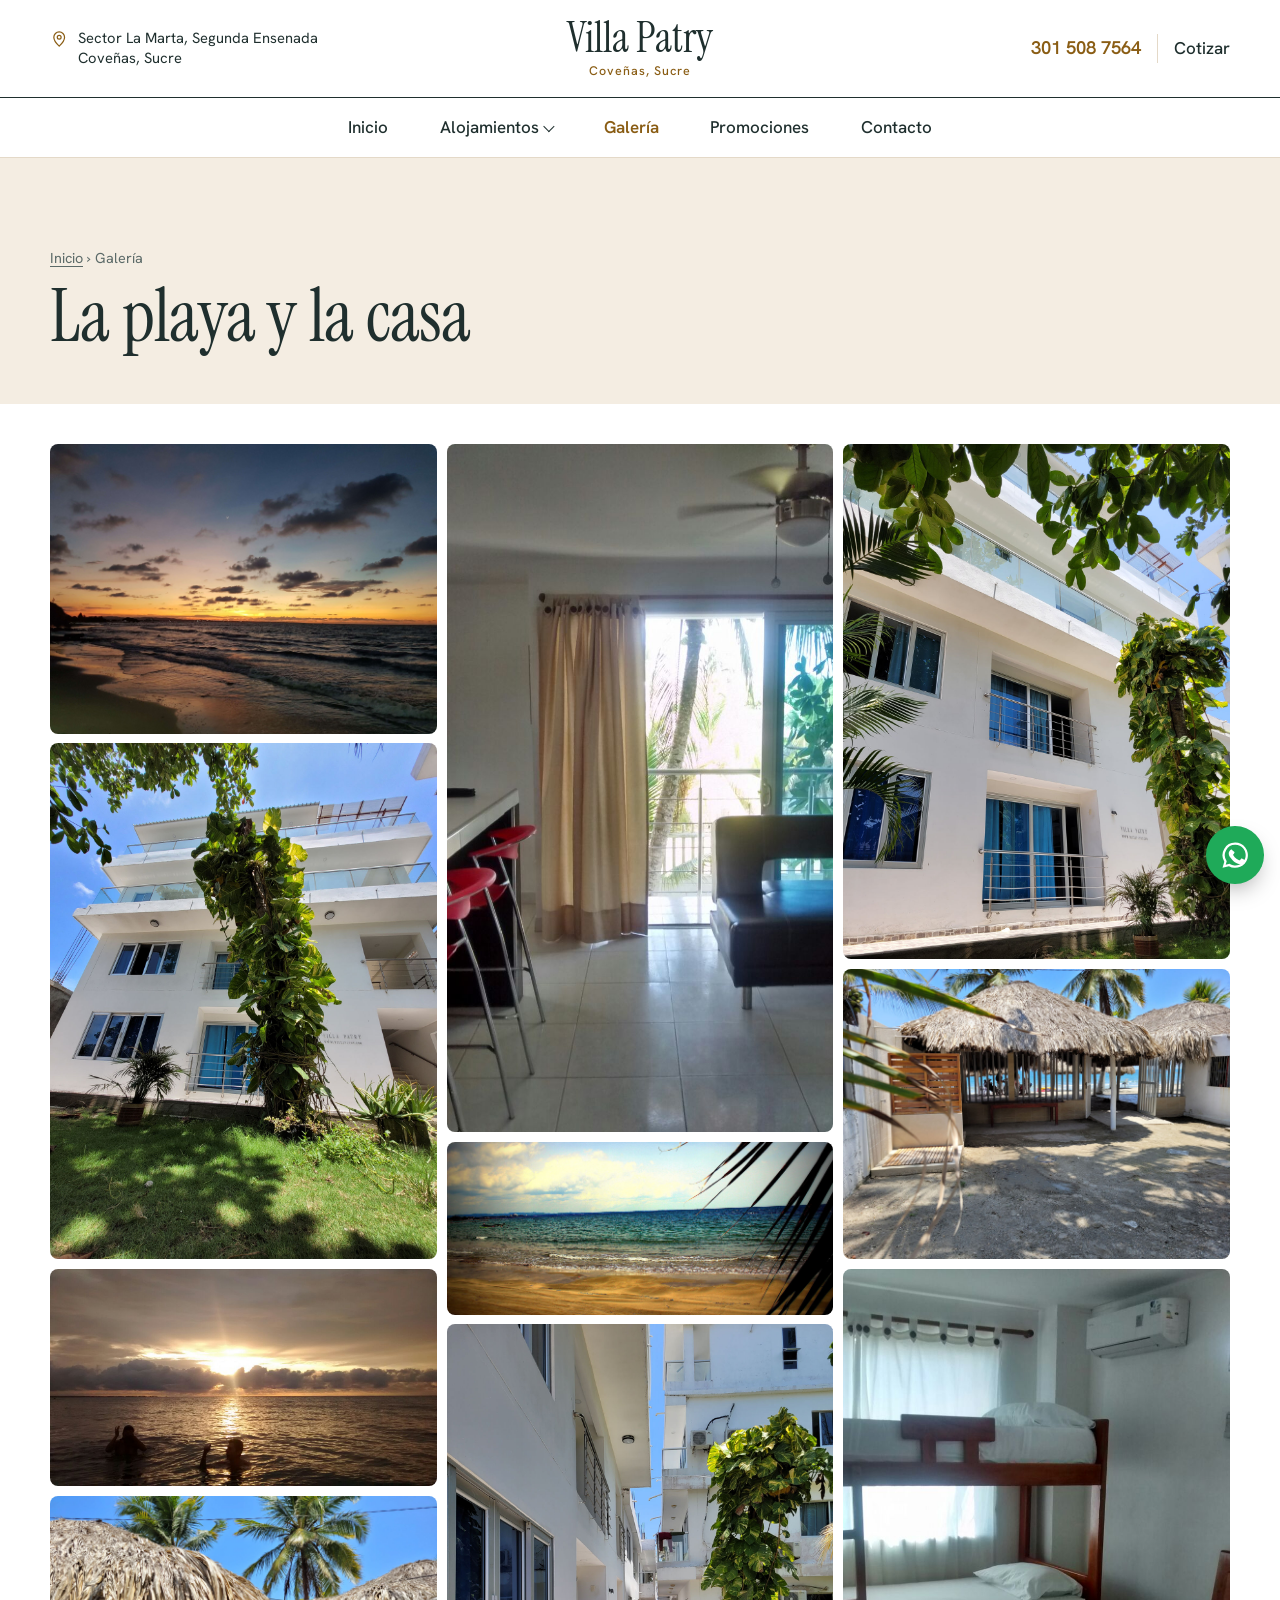
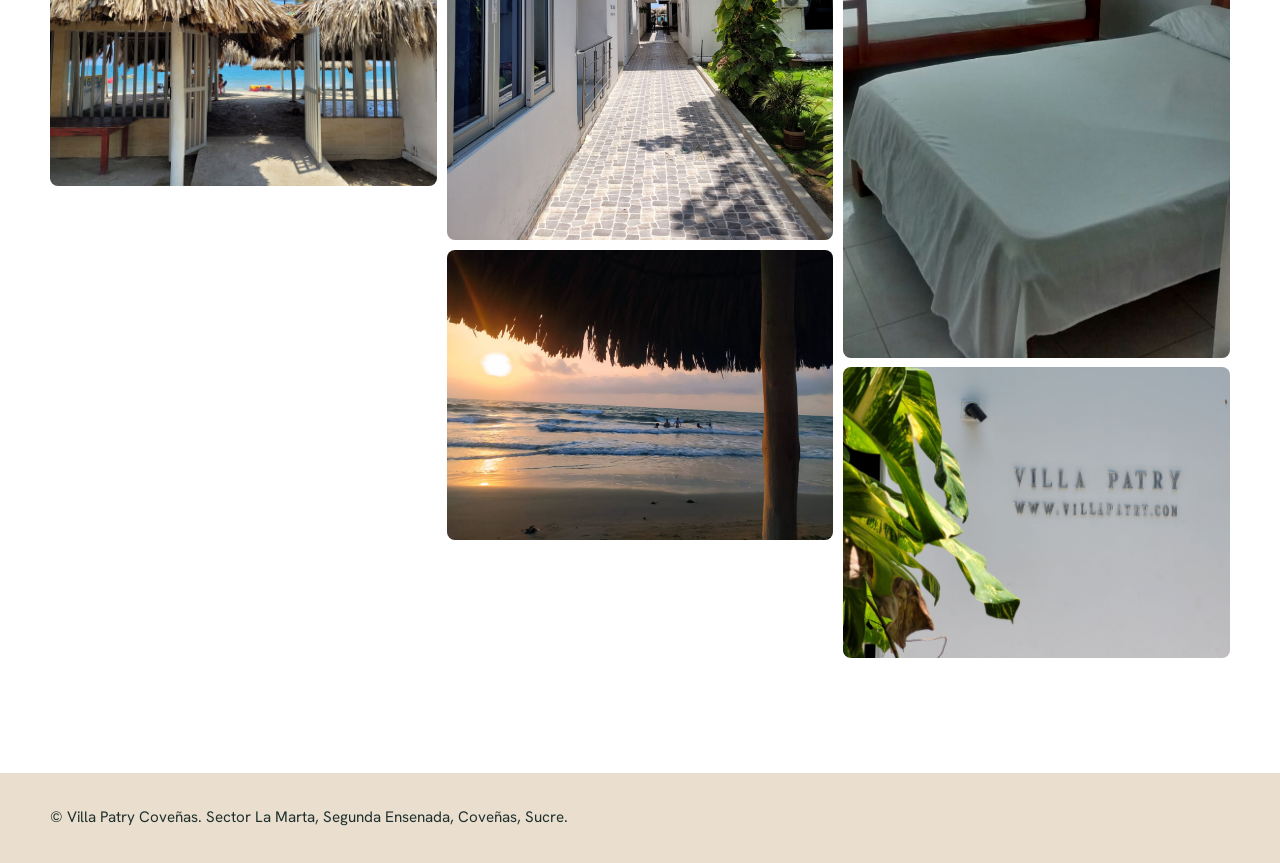
<file: galeria/index.html>
<!DOCTYPE html>
<html lang="es-CO">
<head>
<meta charset="utf-8">
<meta name="viewport" content="width=device-width, initial-scale=1">
<title>Galería de fotos | Villa Patry, Coveñas</title>
<meta name="description" content="Fotos de la playa, los atardeceres y las instalaciones de Villa Patry en Coveñas, Sucre.">
<link rel="canonical" href="https://www.villapatry.com/galeria/">
<meta property="og:type" content="website">
<meta property="og:locale" content="es_CO">
<meta property="og:site_name" content="Villa Patry">
<meta property="og:title" content="Galería de fotos | Villa Patry, Coveñas">
<meta property="og:description" content="Fotos de la playa, los atardeceres y las instalaciones de Villa Patry en Coveñas, Sucre.">
<meta property="og:url" content="https://www.villapatry.com/galeria/">
<meta property="og:image" content="https://www.villapatry.com/hero.jpg">
<meta property="og:image:width" content="1600">
<meta property="og:image:height" content="1600">
<meta name="twitter:card" content="summary_large_image">
<meta name="theme-color" content="#ffffff">
<meta name="robots" content="index, follow">

<link rel="preconnect" href="https://fonts.googleapis.com">
<link rel="preconnect" href="https://fonts.gstatic.com" crossorigin>
<link href="https://fonts.googleapis.com/css2?family=Hanken+Grotesk:wght@400;500;600&family=Instrument+Serif:ital@0;1&display=swap" rel="stylesheet">
<link rel="stylesheet" href="/styles.css">
</head>
<body>
<a class="skip" href="#main">Ir al contenido</a>
<header class="head">
  <div class="wrap topbar">
    <div class="addr-top">
      <svg viewBox="0 0 24 24" fill="none" stroke="currentColor" stroke-width="1.6" aria-hidden="true"><path d="M12 21s7-6.2 7-11.5a7 7 0 0 0-14 0C5 14.8 12 21 12 21Z"/><circle cx="12" cy="9.5" r="2.5"/></svg>
      <span>Sector La Marta, Segunda Ensenada<br>Coveñas, Sucre</span>
    </div>
    <a class="logo" href="/">Villa Patry<small>Coveñas, Sucre</small></a>
    <div class="contact-top">
      <a class="tel" data-wa="Hola Villa Patry, quiero cotizar una estadía." href="https://wa.me/573015087564">301 508 7564</a>
      <a class="res" data-wa="Hola Villa Patry, quiero cotizar una estadía." href="https://wa.me/573015087564">Cotizar</a>
    </div>
    <button class="menu-btn" type="button" aria-expanded="false" aria-controls="nav">Menú</button>
  </div>
  <nav class="navrow" id="nav" aria-label="Principal">
    <ul><li><a href="/">Inicio</a></li><li class="has-dd"><details class="navdd"><summary>Alojamientos</summary><ul class="dd-menu"><li><a href="/habitacion-parejas/">Habitación para parejas</a></li><li><a href="/apartaestudio-5-personas/">Aparta estudio para 5 personas</a></li><li><a href="/apartaestudio-7-personas/">Aparta estudio para 7 personas</a></li><li><a href="/apartamento-2-habitaciones-covenas/">Apartamento de 2 habitaciones</a></li></ul></details></li><li><a href="/galeria/" aria-current="page">Galería</a></li><li><a href="/promociones/">Promociones</a></li><li><a href="/contacto/">Contacto</a></li></ul>
  </nav>
</header>
<main id="main"><section class="page-hero">
    <div class="wrap">
      <p class="crumbs"><a href="/">Inicio</a> &rsaquo; Galería</p>
      <h1>La playa y la casa</h1>
      
    </div>
  </section>
  <section class="section" style="padding-top:0">
    <div class="wrap">
      <div class="mosaic">
        <a class="lb" data-group="gal" data-alt="Atardecer sobre el mar en Coveñas" href="/atardecer.jpg"><img src="/atardecer.jpg" alt="Atardecer sobre el mar en Coveñas" loading="lazy"></a>
        <a class="lb" data-group="gal" data-alt="Fachada de Villa Patry" href="/fachada.jpg"><img src="/fachada.jpg" alt="Fachada de Villa Patry" loading="lazy"></a>
        <a class="lb" data-group="gal" data-alt="Atardecer con bañistas en el mar" href="/atardecer-2.jpg"><img src="/atardecer-2.jpg" alt="Atardecer con bañistas en el mar" loading="lazy"></a>
        <a class="lb" data-group="gal" data-alt="Ranchos con techo de palma frente a la playa" href="/acceso-playa-1.jpg"><img src="/acceso-playa-1.jpg" alt="Ranchos con techo de palma frente a la playa" loading="lazy"></a>
        <a class="lb" data-group="gal" data-alt="Sala con barra de cocina y balcón" href="/sala.jpg"><img src="/sala.jpg" alt="Sala con barra de cocina y balcón" loading="lazy"></a>
        <a class="lb" data-group="gal" data-alt="Playa de Coveñas" href="/playa-panoramica.jpg"><img src="/playa-panoramica.jpg" alt="Playa de Coveñas" loading="lazy"></a>
        <a class="lb" data-group="gal" data-alt="Camino de acceso al mar entre las torres" href="/acceso-mar.jpg"><img src="/acceso-mar.jpg" alt="Camino de acceso al mar entre las torres" loading="lazy"></a>
        <a class="lb" data-group="gal" data-alt="Atardecer desde un rancho de palma" href="/atardecer-3.jpg"><img src="/atardecer-3.jpg" alt="Atardecer desde un rancho de palma" loading="lazy"></a>
        <a class="lb" data-group="gal" data-alt="Torre de Villa Patry" href="/torre.jpg"><img src="/torre.jpg" alt="Torre de Villa Patry" loading="lazy"></a>
        <a class="lb" data-group="gal" data-alt="Ranchos de palma y zona de playa" href="/acceso-playa-2.jpg"><img src="/acceso-playa-2.jpg" alt="Ranchos de palma y zona de playa" loading="lazy"></a>
        <a class="lb" data-group="gal" data-alt="Habitación con camarote y cama doble" href="/habitacion-camarote.jpg"><img src="/habitacion-camarote.jpg" alt="Habitación con camarote y cama doble" loading="lazy"></a>
        <a class="lb" data-group="gal" data-alt="Letrero de Villa Patry" href="/villa.jpg"><img src="/villa.jpg" alt="Letrero de Villa Patry" loading="lazy"></a>
      </div>
    </div>
  </section>
</main><dialog id="lb" aria-label="Galería de fotos">
  <button class="lb-btn lb-close" type="button" aria-label="Cerrar">Cerrar</button>
  <button class="lb-btn lb-prev" type="button" aria-label="Foto anterior">Anterior</button>
  <button class="lb-btn lb-next" type="button" aria-label="Foto siguiente">Siguiente</button>
  <figure><img alt=""><figcaption></figcaption></figure>
</dialog>
<footer>
  <div class="wrap">© Villa Patry Coveñas. Sector La Marta, Segunda Ensenada, Coveñas, Sucre.</div>
</footer>

<a class="fab" data-wa="Hola Villa Patry, quiero cotizar una estadía." href="https://wa.me/573015087564" aria-label="Escríbenos por WhatsApp">
  <svg viewBox="0 0 24 24" aria-hidden="true"><path fill="currentColor" d="M12 2a10 10 0 0 0-8.6 15.1L2 22l5.1-1.3A10 10 0 1 0 12 2Zm0 1.8a8.2 8.2 0 1 1-4.2 15.2l-.3-.2-3 .8.8-2.9-.2-.3A8.2 8.2 0 0 1 12 3.8Z"/><path fill="currentColor" d="M9 7.6c-.3 0-.7.1-1 .5-.3.4-1.1 1.1-1.1 2.6s1.1 3 1.3 3.2c.2.2 2.2 3.5 5.5 4.7 2.7 1 3.2.8 3.8.7.6-.1 1.9-.8 2.2-1.6.3-.8.3-1.4.2-1.6-.1-.2-.3-.3-.7-.5l-1.9-.9c-.3-.1-.5-.1-.7.2l-.8 1c-.2.2-.4.2-.7.1-.4-.2-1.5-.6-2.8-1.7-1-.9-1.7-2-1.9-2.4-.2-.3 0-.5.2-.7l.5-.6c.2-.2.2-.3.3-.5.1-.2 0-.4 0-.6L9.700 8c-.2-.4-.4-.4-.7-.4Z"/></svg>
</a>

<script src="/script.js"></script>
</body>
</html>
</file>
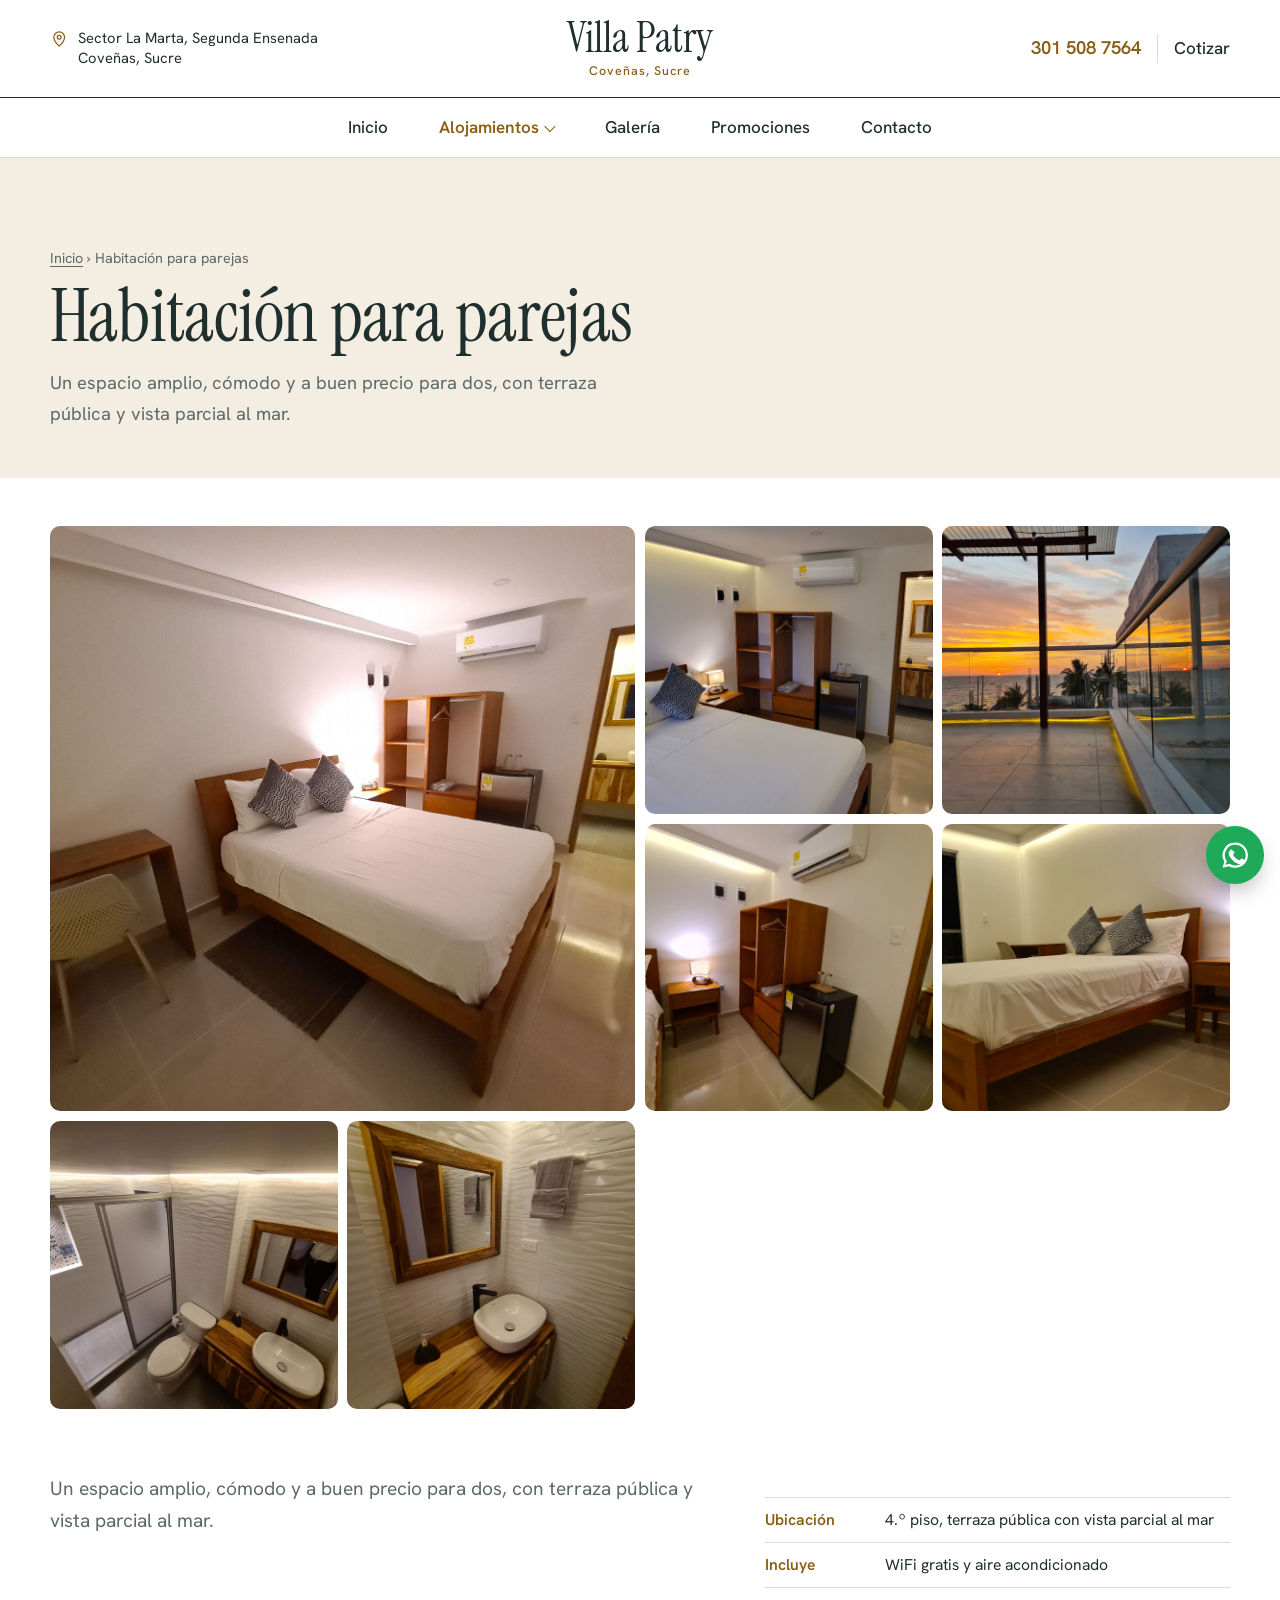
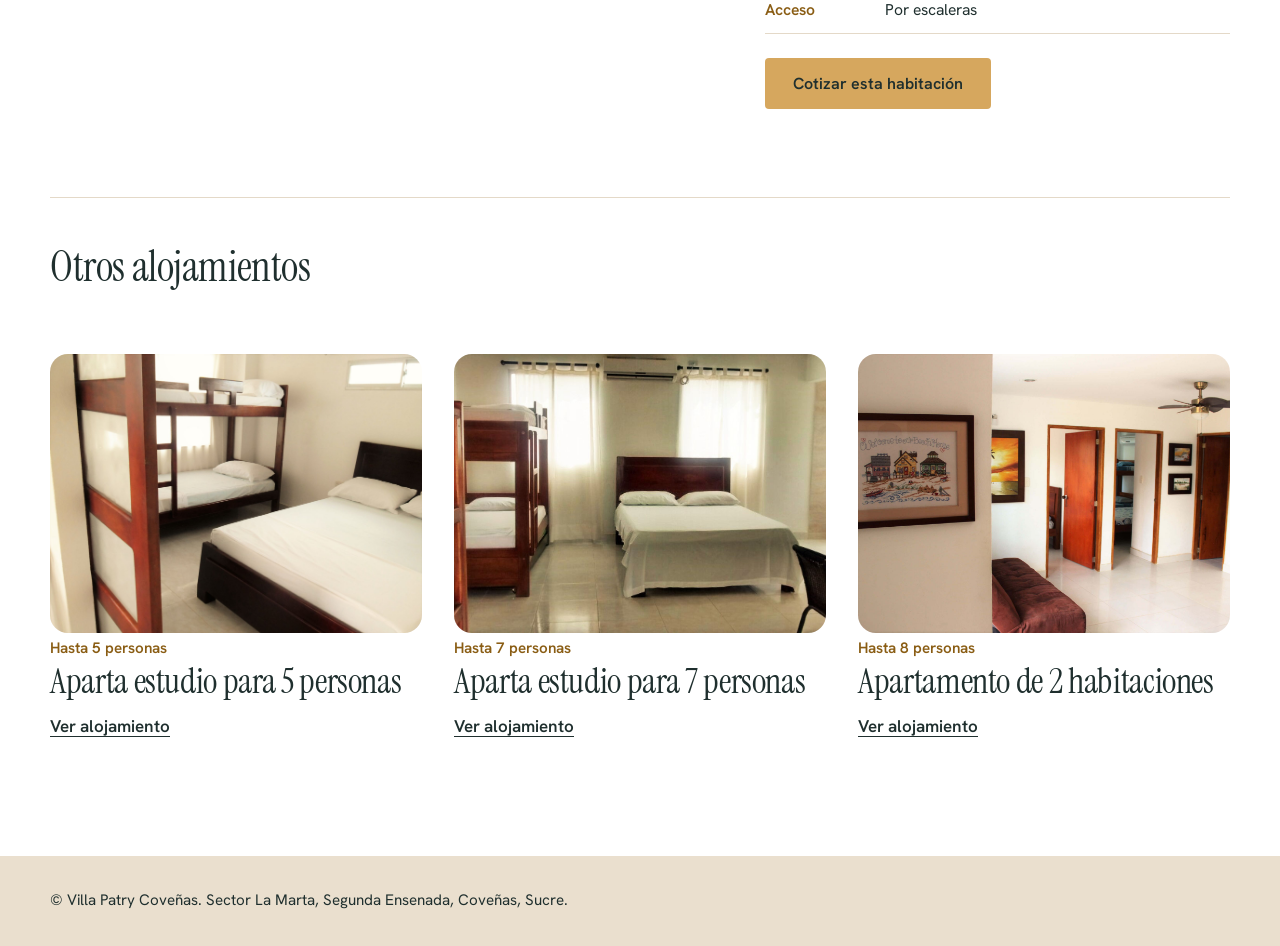
<file: habitacion-parejas/index.html>
<!DOCTYPE html>
<html lang="es-CO">
<head>
<meta charset="utf-8">
<meta name="viewport" content="width=device-width, initial-scale=1">
<title>Habitación para parejas | Villa Patry, Coveñas</title>
<meta name="description" content="Habitación para parejas en Villa Patry, Coveñas: terraza pública con vista parcial al mar, WiFi gratis y aire acondicionado.">
<link rel="canonical" href="https://www.villapatry.com/habitacion-parejas/">
<meta property="og:type" content="website">
<meta property="og:locale" content="es_CO">
<meta property="og:site_name" content="Villa Patry">
<meta property="og:title" content="Habitación para parejas | Villa Patry, Coveñas">
<meta property="og:description" content="Habitación para parejas en Villa Patry, Coveñas: terraza pública con vista parcial al mar, WiFi gratis y aire acondicionado.">
<meta property="og:url" content="https://www.villapatry.com/habitacion-parejas/">
<meta property="og:image" content="https://www.villapatry.com/pareja-1.jpg">
<meta property="og:image:width" content="1600">
<meta property="og:image:height" content="1600">
<meta name="twitter:card" content="summary_large_image">
<meta name="theme-color" content="#ffffff">
<meta name="robots" content="index, follow">

<link rel="preconnect" href="https://fonts.googleapis.com">
<link rel="preconnect" href="https://fonts.gstatic.com" crossorigin>
<link href="https://fonts.googleapis.com/css2?family=Hanken+Grotesk:wght@400;500;600&family=Instrument+Serif:ital@0;1&display=swap" rel="stylesheet">
<link rel="stylesheet" href="/styles.css">
<script type="application/ld+json">
{"@context": "https://schema.org", "@type": "BreadcrumbList", "itemListElement": [{"@type": "ListItem", "position": 1, "name": "Inicio", "item": "https://www.villapatry.com/"}, {"@type": "ListItem", "position": 2, "name": "Habitación para parejas", "item": "https://www.villapatry.com/habitacion-parejas/"}]}
</script>
</head>
<body>
<a class="skip" href="#main">Ir al contenido</a>
<header class="head">
  <div class="wrap topbar">
    <div class="addr-top">
      <svg viewBox="0 0 24 24" fill="none" stroke="currentColor" stroke-width="1.6" aria-hidden="true"><path d="M12 21s7-6.2 7-11.5a7 7 0 0 0-14 0C5 14.8 12 21 12 21Z"/><circle cx="12" cy="9.5" r="2.5"/></svg>
      <span>Sector La Marta, Segunda Ensenada<br>Coveñas, Sucre</span>
    </div>
    <a class="logo" href="/">Villa Patry<small>Coveñas, Sucre</small></a>
    <div class="contact-top">
      <a class="tel" data-wa="Hola Villa Patry, quiero cotizar una estadía." href="https://wa.me/573015087564">301 508 7564</a>
      <a class="res" data-wa="Hola Villa Patry, quiero cotizar una estadía." href="https://wa.me/573015087564">Cotizar</a>
    </div>
    <button class="menu-btn" type="button" aria-expanded="false" aria-controls="nav">Menú</button>
  </div>
  <nav class="navrow" id="nav" aria-label="Principal">
    <ul><li><a href="/">Inicio</a></li><li class="has-dd dd-active"><details class="navdd"><summary>Alojamientos</summary><ul class="dd-menu"><li><a href="/habitacion-parejas/" aria-current="page">Habitación para parejas</a></li><li><a href="/apartaestudio-5-personas/">Aparta estudio para 5 personas</a></li><li><a href="/apartaestudio-7-personas/">Aparta estudio para 7 personas</a></li><li><a href="/apartamento-2-habitaciones-covenas/">Apartamento de 2 habitaciones</a></li></ul></details></li><li><a href="/galeria/">Galería</a></li><li><a href="/promociones/">Promociones</a></li><li><a href="/contacto/">Contacto</a></li></ul>
  </nav>
</header>
<main id="main"><section class="page-hero">
    <div class="wrap">
      <p class="crumbs"><a href="/">Inicio</a> &rsaquo; Habitación para parejas</p>
      <h1>Habitación para parejas</h1>
      <p class="intro">Un espacio amplio, cómodo y a buen precio para dos, con terraza pública y vista parcial al mar.</p>
    </div>
  </section>
  <section class="section" style="padding-top:0">
    <div class="wrap">
      <div class="room-detail-gal">
        <a class="lb" data-group="pareja" data-alt="Habitación para parejas con cama doble, escritorio y aire acondicionado" href="/pareja-1.jpg"><img src="/pareja-1.jpg" alt="Habitación para parejas con cama doble, escritorio y aire acondicionado" loading="lazy"></a>
        <a class="lb" data-group="pareja" data-alt="Cama doble, closet y entrada al baño en la habitación para parejas" href="/pareja-2.jpg"><img src="/pareja-2.jpg" alt="Cama doble, closet y entrada al baño en la habitación para parejas" loading="lazy"></a>
        <a class="lb" data-group="pareja" data-alt="Atardecer desde la terraza con vista al mar" href="/terraza.jpg"><img src="/terraza.jpg" alt="Atardecer desde la terraza con vista al mar" loading="lazy"></a>
        <a class="lb" data-group="pareja" data-alt="Closet y escritorio de la habitación para parejas" href="/pareja-3.jpg"><img src="/pareja-3.jpg" alt="Closet y escritorio de la habitación para parejas" loading="lazy"></a>
        <a class="lb" data-group="pareja" data-alt="Cama doble con mesas de noche" href="/pareja-4.jpg" hidden><img src="/pareja-4.jpg" alt="Cama doble con mesas de noche" loading="lazy"></a>
        <a class="lb" data-group="pareja" data-alt="Baño con ducha y lavamanos" href="/pareja-bano-1.jpg" hidden><img src="/pareja-bano-1.jpg" alt="Baño con ducha y lavamanos" loading="lazy"></a>
        <a class="lb" data-group="pareja" data-alt="Lavamanos y espejo del baño" href="/pareja-bano-2.jpg" hidden><img src="/pareja-bano-2.jpg" alt="Lavamanos y espejo del baño" loading="lazy"></a>
      </div>
      <div class="room-detail-body">
        <div>
          <p class="lead">Un espacio amplio, cómodo y a buen precio para dos, con terraza pública y vista parcial al mar.</p>
        </div>
        <div>
          <dl class="specs"><div><dt>Ubicación</dt><dd>4.º piso, terraza pública con vista parcial al mar</dd></div><div><dt>Incluye</dt><dd>WiFi gratis y aire acondicionado</dd></div><div><dt>Acceso</dt><dd>Por escaleras</dd></div></dl>
          <a class="btn btn-gold" data-wa="Hola Villa Patry, me interesa la habitación para parejas. ¿Me cotizas?" href="https://wa.me/573015087564">Cotizar esta habitación</a>
        </div>
      </div>

      <div class="other-rooms">
        <h2>Otros alojamientos</h2>
        <div class="room-cards">
        <a class="room-card" href="/apartaestudio-5-personas/">
          <span class="img"><img src="/e5-1.jpg" alt="Cama doble y camarote del aparta estudio para 5 personas" loading="lazy"></span>
          <span class="cap">Hasta 5 personas</span>
          <h3>Aparta estudio para 5 personas</h3>
          <span class="see">Ver alojamiento</span>
        </a>
        <a class="room-card" href="/apartaestudio-7-personas/">
          <span class="img"><img src="/e7-1.jpg" alt="Cama doble y camarote del aparta estudio para 7 personas" loading="lazy"></span>
          <span class="cap">Hasta 7 personas</span>
          <h3>Aparta estudio para 7 personas</h3>
          <span class="see">Ver alojamiento</span>
        </a>
        <a class="room-card" href="/apartamento-2-habitaciones-covenas/">
          <span class="img"><img src="/a2-4.jpg" alt="Sala y pasillo hacia las habitaciones del apartamento" loading="lazy"></span>
          <span class="cap">Hasta 8 personas</span>
          <h3>Apartamento de 2 habitaciones</h3>
          <span class="see">Ver alojamiento</span>
        </a>
        </div>
      </div>
    </div>
  </section>
</main><dialog id="lb" aria-label="Galería de fotos">
  <button class="lb-btn lb-close" type="button" aria-label="Cerrar">Cerrar</button>
  <button class="lb-btn lb-prev" type="button" aria-label="Foto anterior">Anterior</button>
  <button class="lb-btn lb-next" type="button" aria-label="Foto siguiente">Siguiente</button>
  <figure><img alt=""><figcaption></figcaption></figure>
</dialog>
<footer>
  <div class="wrap">© Villa Patry Coveñas. Sector La Marta, Segunda Ensenada, Coveñas, Sucre.</div>
</footer>

<a class="fab" data-wa="Hola Villa Patry, quiero cotizar una estadía." href="https://wa.me/573015087564" aria-label="Escríbenos por WhatsApp">
  <svg viewBox="0 0 24 24" aria-hidden="true"><path fill="currentColor" d="M12 2a10 10 0 0 0-8.6 15.1L2 22l5.1-1.3A10 10 0 1 0 12 2Zm0 1.8a8.2 8.2 0 1 1-4.2 15.2l-.3-.2-3 .8.8-2.9-.2-.3A8.2 8.2 0 0 1 12 3.8Z"/><path fill="currentColor" d="M9 7.6c-.3 0-.7.1-1 .5-.3.4-1.1 1.1-1.1 2.6s1.1 3 1.3 3.2c.2.2 2.2 3.5 5.5 4.7 2.7 1 3.2.8 3.8.7.6-.1 1.9-.8 2.2-1.6.3-.8.3-1.4.2-1.6-.1-.2-.3-.3-.7-.5l-1.9-.9c-.3-.1-.5-.1-.7.2l-.8 1c-.2.2-.4.2-.7.1-.4-.2-1.5-.6-2.8-1.7-1-.9-1.7-2-1.9-2.4-.2-.3 0-.5.2-.7l.5-.6c.2-.2.2-.3.3-.5.1-.2 0-.4 0-.6L9.700 8c-.2-.4-.4-.4-.7-.4Z"/></svg>
</a>

<script src="/script.js"></script>
</body>
</html>
</file>
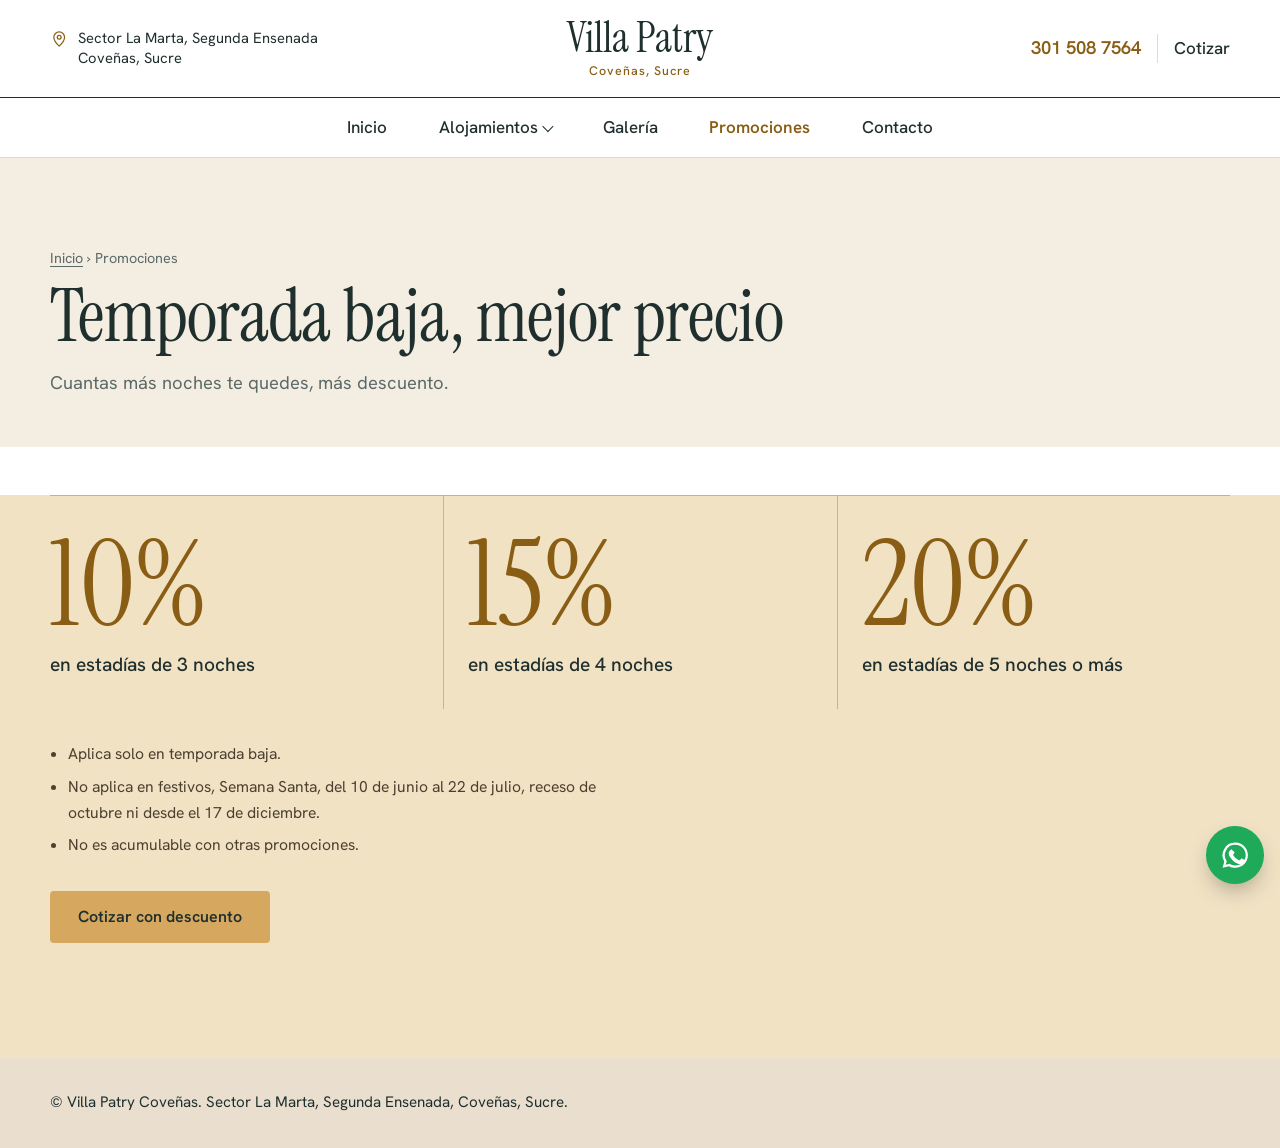
<file: promociones/index.html>
<!DOCTYPE html>
<html lang="es-CO">
<head>
<meta charset="utf-8">
<meta name="viewport" content="width=device-width, initial-scale=1">
<title>Promociones | Villa Patry, Coveñas</title>
<meta name="description" content="Descuentos de temporada baja en Villa Patry: 10% desde 3 noches, 15% desde 4 noches, 20% desde 5 noches o más.">
<link rel="canonical" href="https://www.villapatry.com/promociones/">
<meta property="og:type" content="website">
<meta property="og:locale" content="es_CO">
<meta property="og:site_name" content="Villa Patry">
<meta property="og:title" content="Promociones | Villa Patry, Coveñas">
<meta property="og:description" content="Descuentos de temporada baja en Villa Patry: 10% desde 3 noches, 15% desde 4 noches, 20% desde 5 noches o más.">
<meta property="og:url" content="https://www.villapatry.com/promociones/">
<meta property="og:image" content="https://www.villapatry.com/hero.jpg">
<meta property="og:image:width" content="1600">
<meta property="og:image:height" content="1600">
<meta name="twitter:card" content="summary_large_image">
<meta name="theme-color" content="#ffffff">
<meta name="robots" content="index, follow">

<link rel="preconnect" href="https://fonts.googleapis.com">
<link rel="preconnect" href="https://fonts.gstatic.com" crossorigin>
<link href="https://fonts.googleapis.com/css2?family=Hanken+Grotesk:wght@400;500;600&family=Instrument+Serif:ital@0;1&display=swap" rel="stylesheet">
<link rel="stylesheet" href="/styles.css">
</head>
<body>
<a class="skip" href="#main">Ir al contenido</a>
<header class="head">
  <div class="wrap topbar">
    <div class="addr-top">
      <svg viewBox="0 0 24 24" fill="none" stroke="currentColor" stroke-width="1.6" aria-hidden="true"><path d="M12 21s7-6.2 7-11.5a7 7 0 0 0-14 0C5 14.8 12 21 12 21Z"/><circle cx="12" cy="9.5" r="2.5"/></svg>
      <span>Sector La Marta, Segunda Ensenada<br>Coveñas, Sucre</span>
    </div>
    <a class="logo" href="/">Villa Patry<small>Coveñas, Sucre</small></a>
    <div class="contact-top">
      <a class="tel" data-wa="Hola Villa Patry, quiero cotizar una estadía." href="https://wa.me/573015087564">301 508 7564</a>
      <a class="res" data-wa="Hola Villa Patry, quiero cotizar una estadía." href="https://wa.me/573015087564">Cotizar</a>
    </div>
    <button class="menu-btn" type="button" aria-expanded="false" aria-controls="nav">Menú</button>
  </div>
  <nav class="navrow" id="nav" aria-label="Principal">
    <ul><li><a href="/">Inicio</a></li><li class="has-dd"><details class="navdd"><summary>Alojamientos</summary><ul class="dd-menu"><li><a href="/habitacion-parejas/">Habitación para parejas</a></li><li><a href="/apartaestudio-5-personas/">Aparta estudio para 5 personas</a></li><li><a href="/apartaestudio-7-personas/">Aparta estudio para 7 personas</a></li><li><a href="/apartamento-2-habitaciones-covenas/">Apartamento de 2 habitaciones</a></li></ul></details></li><li><a href="/galeria/">Galería</a></li><li><a href="/promociones/" aria-current="page">Promociones</a></li><li><a href="/contacto/">Contacto</a></li></ul>
  </nav>
</header>
<main id="main"><section class="page-hero">
    <div class="wrap">
      <p class="crumbs"><a href="/">Inicio</a> &rsaquo; Promociones</p>
      <h1>Temporada baja, mejor precio</h1>
      <p class="intro">Cuantas más noches te quedes, más descuento.</p>
    </div>
  </section>
  <section class="section promo" style="padding-top:0">
    <div class="wrap">
      <div class="tiers">
        <div class="tier"><div class="n">10%</div><div class="d">en estadías de 3 noches</div></div>
        <div class="tier"><div class="n">15%</div><div class="d">en estadías de 4 noches</div></div>
        <div class="tier"><div class="n">20%</div><div class="d">en estadías de 5 noches o más</div></div>
      </div>
      <ul class="terms">
        <li>Aplica solo en temporada baja.</li>
        <li>No aplica en festivos, Semana Santa, del 10 de junio al 22 de julio, receso de octubre ni desde el 17 de diciembre.</li>
        <li>No es acumulable con otras promociones.</li>
      </ul>
      <a class="btn btn-gold" data-wa="Hola Villa Patry, quiero cotizar una estadía con el descuento de temporada baja." href="https://wa.me/573015087564">Cotizar con descuento</a>
    </div>
  </section>
</main><footer>
  <div class="wrap">© Villa Patry Coveñas. Sector La Marta, Segunda Ensenada, Coveñas, Sucre.</div>
</footer>

<a class="fab" data-wa="Hola Villa Patry, quiero cotizar una estadía." href="https://wa.me/573015087564" aria-label="Escríbenos por WhatsApp">
  <svg viewBox="0 0 24 24" aria-hidden="true"><path fill="currentColor" d="M12 2a10 10 0 0 0-8.6 15.1L2 22l5.1-1.3A10 10 0 1 0 12 2Zm0 1.8a8.2 8.2 0 1 1-4.2 15.2l-.3-.2-3 .8.8-2.9-.2-.3A8.2 8.2 0 0 1 12 3.8Z"/><path fill="currentColor" d="M9 7.6c-.3 0-.7.1-1 .5-.3.4-1.1 1.1-1.1 2.6s1.1 3 1.3 3.2c.2.2 2.2 3.5 5.5 4.7 2.7 1 3.2.8 3.8.7.6-.1 1.9-.8 2.2-1.6.3-.8.3-1.4.2-1.6-.1-.2-.3-.3-.7-.5l-1.9-.9c-.3-.1-.5-.1-.7.2l-.8 1c-.2.2-.4.2-.7.1-.4-.2-1.5-.6-2.8-1.7-1-.9-1.7-2-1.9-2.4-.2-.3 0-.5.2-.7l.5-.6c.2-.2.2-.3.3-.5.1-.2 0-.4 0-.6L9.700 8c-.2-.4-.4-.4-.7-.4Z"/></svg>
</a>

<script src="/script.js"></script>
</body>
</html>
</file>
<file: styles.css>
:root{
  --ink:#1f2f2e; --muted:#5b6a68; --line:#e4d9c8;
  --sand:#f4ede2; --sand2:#eadfce; --gold:#d6a75e; --gold-soft:#f1e2c4; --gold-deep:#8a5d14;
  --sea:#1f7a80; --wa:#1faa59;
}
*{box-sizing:border-box;margin:0;padding:0}
html{scroll-behavior:smooth;-webkit-text-size-adjust:100%}
body{font:400 1.0625rem/1.7 'Hanken Grotesk',system-ui,sans-serif;color:var(--ink);background:#fff}
img{display:block;max-width:100%}
a{color:inherit}
h1,h2,h3{font-family:'Instrument Serif',Georgia,serif;font-weight:400;line-height:1.05;letter-spacing:-.01em;text-wrap:balance}
h2{font-size:clamp(2.5rem,5.4vw,4.2rem)}
:focus-visible{outline:3px solid var(--sea);outline-offset:3px}
.wrap{width:min(1180px,100% - 2.5rem);margin-inline:auto}
.skip{position:absolute;left:-999px;top:0;background:#fff;color:var(--ink);padding:.6rem 1rem;z-index:50}
.skip:focus{left:0}

/* Buttons */
.btn{display:inline-flex;align-items:center;justify-content:center;font:600 1rem 'Hanken Grotesk',sans-serif;text-decoration:none;border:1.5px solid transparent;border-radius:4px;padding:.9rem 1.7rem;cursor:pointer;transition:background .2s,border-color .2s,color .2s}
.btn-gold{background:var(--gold);color:var(--ink)}
.btn-gold:hover{background:#e2b877}
.btn-white{background:#fff;color:var(--ink)}
.btn-white:hover{background:var(--gold-soft)}
.btn-out{border-color:var(--ink);color:var(--ink);background:transparent}
.btn-out:hover{background:var(--ink);color:#fff}

/* Header */
.head{background:#fff}
.topbar{display:grid;grid-template-columns:1fr auto 1fr;align-items:center;gap:1rem;padding-block:1.1rem}
.addr-top{display:flex;gap:.6rem;align-items:flex-start;font-size:.92rem;line-height:1.4}
.addr-top svg{width:1.15rem;height:1.15rem;flex:none;margin-top:.15rem;color:var(--gold-deep)}
.logo{text-align:center;text-decoration:none;font:400 2.6rem/1 'Instrument Serif',Georgia,serif}
.logo small{display:block;font:500 .78rem/1.2 'Hanken Grotesk',sans-serif;letter-spacing:.08em;color:var(--gold-deep);margin-top:.3rem}
.contact-top{display:flex;justify-content:flex-end;align-items:center;gap:1rem}
.contact-top .tel{color:var(--gold-deep);font-weight:600;font-size:1.15rem;text-decoration:none}
.contact-top .res{border-left:1px solid var(--line);padding-left:1rem;font-weight:500;text-decoration:none}
.contact-top .res:hover{color:var(--gold-deep)}
.navrow{border-top:1px solid var(--ink);border-bottom:1px solid var(--line)}
.navrow ul{display:flex;justify-content:center;flex-wrap:wrap;gap:.25rem clamp(1.25rem,4vw,3.5rem);list-style:none;padding-block:.95rem}
.navrow a{text-decoration:none;font-weight:500}
.navrow a:hover{color:var(--gold-deep)}
.menu-btn{display:none;justify-self:end;background:none;border:1.5px solid var(--ink);color:var(--ink);border-radius:4px;padding:.5rem 1rem;font:600 .95rem 'Hanken Grotesk',sans-serif;cursor:pointer}

/* Nav dropdown (Alojamientos) */
.navrow li{position:relative}
.navrow details{display:inline-block}
.navrow summary{cursor:pointer;font-weight:500;list-style:none}
.navrow summary::-webkit-details-marker{display:none}
.navrow summary::after{content:"";display:inline-block;margin-left:.4em;width:.4em;height:.4em;border-right:1.5px solid currentColor;border-bottom:1.5px solid currentColor;transform:translateY(-.15em) rotate(45deg);transition:transform .15s}
.navrow details[open] summary::after{transform:translateY(.05em) rotate(-135deg)}
.navrow summary:hover{color:var(--gold-deep)}
.navrow li.dd-active summary{color:var(--gold-deep);font-weight:600}
.navrow .dd-menu{list-style:none;margin:0;padding:0}
.navrow details .dd-menu{position:absolute;top:100%;left:50%;transform:translateX(-50%);margin-top:.6rem;background:#fff;border:1px solid var(--line);border-radius:8px;box-shadow:0 14px 34px rgba(0,0,0,.14);min-width:250px;z-index:30;padding:.4rem 0}
.navrow .dd-menu li{padding:0}
.navrow .dd-menu a{display:block;padding:.65rem 1.2rem;font-weight:500;white-space:normal}
.navrow .dd-menu a:hover{background:var(--sand);color:var(--gold-deep)}

/* Home hero CTA dropdown */
.cta-dd{position:relative;display:inline-block}
.cta-dd summary{list-style:none;display:inline-flex}
.cta-dd summary::-webkit-details-marker{display:none}
.cta-dd summary::after{content:"";display:inline-block;margin-left:.55em;align-self:center;width:.45em;height:.45em;border-right:1.6px solid currentColor;border-bottom:1.6px solid currentColor;transform:rotate(45deg) translateY(-.1em)}
.cta-dd[open] summary::after{transform:rotate(-135deg) translateY(.15em)}
.cta-dd .dd-menu{position:absolute;top:calc(100% + .6rem);left:0;background:#fff;border:1px solid var(--line);border-radius:8px;box-shadow:0 14px 34px rgba(0,0,0,.14);min-width:270px;z-index:30;list-style:none;margin:0;padding:.4rem 0}
.cta-dd .dd-menu li{padding:0}
.cta-dd .dd-menu a{display:block;padding:.7rem 1.2rem;font-weight:500;color:var(--ink);text-decoration:none}
.cta-dd .dd-menu a:hover{background:var(--sand);color:var(--gold-deep)}

@media (max-width:900px){
  .navrow details .dd-menu{position:static;transform:none;box-shadow:none;border:none;background:none;margin-top:.4rem;padding-left:0;text-align:center}
}

/* Hero */
.hero{position:relative;min-height:clamp(520px,80svh,780px);display:grid;place-items:center;text-align:center;color:#fff;background:var(--sand2);overflow:hidden}
.hero .bg{position:absolute;inset:0;width:100%;height:100%;object-fit:cover;animation:settle 2.4s cubic-bezier(.2,.7,.2,1) both}
.hero::after{content:"";position:absolute;inset:0;background:rgba(15,30,30,.3)}
.hero-copy{position:relative;z-index:1;padding:5rem 1.25rem 8rem;max-width:940px;animation:rise .9s .2s cubic-bezier(.2,.7,.2,1) both}
.hero .kick{font:italic 400 clamp(1.5rem,3vw,2.1rem)/1 'Instrument Serif',Georgia,serif;margin-bottom:.9rem}
.hero h1{font-size:clamp(3.4rem,10vw,7.4rem);text-shadow:0 2px 26px rgba(0,0,0,.3)}
.hero .sub{margin-top:1.1rem;font-size:clamp(1.05rem,2vw,1.3rem)}
.hero .btn{margin-top:2rem}
@keyframes settle{from{transform:scale(1.07)}to{transform:none}}
@keyframes rise{from{opacity:0;transform:translateY(22px)}to{opacity:1;transform:none}}

/* Quote bar */
.quote{position:relative;z-index:2;margin-top:-4rem}
.quote form{background:#fff;border:1px solid var(--line);border-radius:6px;padding:1.25rem;display:grid;grid-template-columns:repeat(4,1fr) auto;gap:1rem;align-items:end;box-shadow:0 22px 44px -26px rgba(31,47,46,.4)}
.quote label{display:block;font-size:.85rem;font-weight:600;color:var(--muted);margin-bottom:.3rem}
.quote input,.quote select{width:100%;font:500 1rem 'Hanken Grotesk',sans-serif;color:var(--ink);background:#fff;border:1px solid var(--line);border-radius:4px;padding:.7rem .8rem;min-height:3rem}
.quote .err{grid-column:1/-1;color:#b3261e;font-weight:500}
.quote .err:empty{display:none}

/* Sections */
.section{padding-block:clamp(4rem,9vw,7.5rem)}
.sand{background:var(--sand)}
.section .intro{max-width:54ch;color:var(--muted);margin-top:1rem;font-size:1.15rem}

/* Welcome */
.welcome{display:grid;grid-template-columns:5fr 6fr;gap:clamp(2rem,6vw,5.5rem);align-items:center}
.welcome img{width:100%;aspect-ratio:4/5;object-fit:cover}
.welcome p{color:var(--muted);margin-top:1.25rem;max-width:56ch}
.pull{border-left:2px solid var(--gold);padding-left:1.5rem;margin-top:2rem;font:400 clamp(1.7rem,3.2vw,2.4rem)/1.15 'Instrument Serif',Georgia,serif}
.pull cite{display:block;font:500 .9rem 'Hanken Grotesk',sans-serif;color:var(--muted);margin-top:.6rem;font-style:normal}
.amenities{list-style:none;display:flex;flex-wrap:wrap;gap:.6rem 1.5rem;margin-top:1.5rem}
.amenities li{position:relative;padding-left:1.6rem;font-weight:500;color:var(--muted)}
.amenities li::before{content:"";position:absolute;left:0;top:.45em;width:.85rem;height:.85rem;border-radius:50%;background:var(--gold)}
.welcome .btn{margin-top:2rem}

/* Experiences */
.exp{display:grid;grid-template-columns:repeat(3,1fr);gap:1.5rem;margin-top:clamp(3rem,7vw,5rem)}
.exp img{width:100%;aspect-ratio:4/5;object-fit:cover}
.exp h3{font-size:2rem;margin-top:1rem}
.exp p{color:var(--muted);margin-top:.35rem}

/* Stays */
.stays{display:grid;grid-template-columns:repeat(2,1fr);gap:clamp(2.5rem,5vw,4rem) 2rem;margin-top:clamp(2.5rem,6vw,4rem)}
.stay .img{position:relative;display:block;aspect-ratio:4/3;overflow:hidden;border-radius:18px;background:var(--sand2)}
.stay .img img{width:100%;height:100%;object-fit:cover}
.badge{position:absolute;right:.9rem;bottom:.9rem;background:#fff;color:var(--ink);font:600 .9rem 'Hanken Grotesk',sans-serif;padding:.4rem .9rem;border-radius:999px}
.stay .cap{margin-top:1.1rem;color:var(--gold-deep);font-weight:600;font-size:.95rem}
.stay h3{font-size:clamp(1.9rem,3.2vw,2.5rem);margin-top:.1rem}
.stay .lead{color:var(--muted);margin-top:.4rem}
.specs{margin-top:1.1rem}
.specs div{display:grid;grid-template-columns:6.5rem 1fr;gap:1rem;padding:.55rem 0;border-top:1px solid var(--line);font-size:.98rem}
.specs div:last-child{border-bottom:1px solid var(--line)}
.specs dt{font-weight:600;color:var(--gold-deep)}
.stay .btn{margin-top:1.25rem}

/* Gallery */
.mosaic{columns:3 260px;column-gap:.6rem;margin-top:2.5rem}
.mosaic a{display:block;margin-bottom:.6rem;border-radius:8px;overflow:hidden;background:var(--sand2);break-inside:avoid}
.mosaic img{width:100%;height:auto}

/* Promo */
.promo{background:var(--gold-soft)}
.promo .intro{color:#4c4030}
.tiers{display:grid;grid-template-columns:repeat(3,1fr);margin-top:3rem;border-top:1px solid rgba(31,47,46,.25)}
.tier{padding:1.75rem 1.5rem 1.75rem 0}
.tier + .tier{border-left:1px solid rgba(31,47,46,.25);padding-left:1.5rem}
.tier .n{font:400 clamp(4rem,10vw,7.5rem)/1 'Instrument Serif',Georgia,serif;color:var(--gold-deep)}
.tier .d{font-size:1.2rem;font-weight:500;margin-top:.3rem}
.terms{margin-top:2rem;padding-left:1.1rem;max-width:64ch;color:#4c4030;font-size:.98rem}
.terms li{margin-top:.35rem}
.promo .btn{margin-top:2rem}

/* Location */
.split{display:grid;grid-template-columns:1fr 1fr;gap:clamp(2rem,6vw,5rem);align-items:start}
.addr{font-size:1.25rem;margin-top:1.25rem;line-height:1.5}
.loc-map{width:100%;max-width:380px;height:auto;border-radius:12px;border:1px solid var(--line);margin-top:1.5rem}
.split .btn{margin-top:1.5rem}
.contact{list-style:none;border-top:1px solid var(--line)}
.contact li{display:grid;grid-template-columns:8rem 1fr;gap:1rem;padding:1rem 0;border-bottom:1px solid var(--line)}
.contact b{color:var(--gold-deep)}
.contact a{font-weight:600;text-underline-offset:4px}
.how h3{font-size:clamp(2rem,3.6vw,2.8rem);margin-top:clamp(3rem,7vw,5rem)}
.routes{display:grid;grid-template-columns:repeat(4,1fr);margin-top:1.25rem;border-top:1px solid var(--line)}
.route{padding:1.5rem 1.5rem 1.5rem 0}
.route + .route{border-left:1px solid var(--line);padding-left:1.5rem}
.route .t{font:400 clamp(2.2rem,4.5vw,3.4rem)/1.05 'Instrument Serif',Georgia,serif;color:var(--gold-deep)}
.route .f{margin-top:.4rem;font-weight:500}
.route-note{margin-top:.5rem;color:var(--muted);max-width:62ch}
.route-note a{font-weight:600;text-underline-offset:4px}

/* Footer + FAB */
footer{background:var(--sand2);color:var(--ink);padding-block:2rem;font-size:.95rem}
.fab{position:fixed;right:1rem;bottom:1rem;z-index:30;display:grid;place-items:center;width:3.6rem;height:3.6rem;border-radius:50%;background:var(--wa);color:#fff;box-shadow:0 10px 24px -8px rgba(0,0,0,.4)}
.fab svg{width:1.9rem;height:1.9rem}

/* Lightbox */
dialog{border:0;background:transparent;max-width:100vw;max-height:100vh;width:100%;height:100%;padding:0;color:var(--ink)}
dialog::backdrop{background:rgba(255,255,255,.97)}
dialog figure{height:100%;display:grid;grid-template-rows:1fr auto;place-items:center;padding:3.5rem 1rem 1rem}
dialog img{max-width:92vw;max-height:78vh;object-fit:contain}
dialog figcaption{padding-top:.75rem;font-size:.95rem;text-align:center}
.lb-btn{position:absolute;background:var(--sand);color:var(--ink);border:0;border-radius:4px;font:600 1rem 'Hanken Grotesk',sans-serif;padding:.7rem 1.1rem;cursor:pointer}
.lb-btn:hover{background:var(--sand2)}
.lb-close{top:1rem;right:1rem}
.lb-prev{left:1rem;top:50%}
.lb-next{right:1rem;top:50%}

/* Responsive */
@media (max-width:900px){
  .quote form{grid-template-columns:1fr 1fr}
  .quote form .btn{grid-column:1/-1}
  .welcome,.split{grid-template-columns:1fr}
  .stays{grid-template-columns:1fr}
  .routes{grid-template-columns:1fr 1fr}
  .route:nth-child(odd){border-left:0;padding-left:0}
  .route:nth-child(n+3){border-top:1px solid var(--line)}
}
@media (max-width:820px){
  .topbar{grid-template-columns:1fr auto}
  .addr-top,.contact-top{display:none}
  .logo{text-align:left;font-size:2.2rem}
  .menu-btn{display:inline-block}
  .navrow{display:none}
  .navrow.open{display:block}
  .navrow ul{flex-direction:column;align-items:center;gap:.6rem;padding-block:1.1rem}
}
@media (max-width:760px){
  .exp{grid-template-columns:1fr}
  .tiers,.routes{grid-template-columns:1fr}
  .tier + .tier{border-left:0;border-top:1px solid rgba(31,47,46,.25);padding-left:0}
  .route + .route{border-left:0;border-top:1px solid var(--line);padding-left:0}
  .contact li{grid-template-columns:1fr;gap:.2rem}
  .lb-prev,.lb-next{top:auto;bottom:1rem}
}
@media (prefers-reduced-motion:reduce){
  *,*::before,*::after{animation:none!important;transition:none!important;scroll-behavior:auto!important}
}

/* Multi-page additions: nav active state, breadcrumbs, room list cards, room detail pages */
.navrow a[aria-current="page"]{color:var(--gold-deep);font-weight:600}
.page-hero{background:var(--sand);padding-block:clamp(3rem,7vw,5.5rem) clamp(2rem,4vw,3rem)}
.page-hero .crumbs{font-size:.9rem;color:var(--muted)}
.page-hero .crumbs a{text-decoration:underline;text-underline-offset:3px}
.page-hero h1{font-size:clamp(2.6rem,6vw,4.6rem);margin-top:.5rem}
.page-hero .intro{max-width:56ch;color:var(--muted);margin-top:.75rem;font-size:1.15rem}

/* Alojamientos: list of cards, each linking to its own page */
.room-cards{display:grid;grid-template-columns:repeat(2,1fr);gap:2.5rem 2rem;margin-top:clamp(2.5rem,6vw,4rem)}
.room-card{display:block;text-decoration:none;color:inherit}
.room-card .img{position:relative;display:block;aspect-ratio:4/3;overflow:hidden;border-radius:18px;background:var(--sand2)}
.room-card .img img{width:100%;height:100%;object-fit:cover;transition:transform .4s ease}
.room-card:hover .img img{transform:scale(1.04)}
.room-card .cap{margin-top:1.1rem;color:var(--gold-deep);font-weight:600;font-size:.95rem}
.room-card h3{font-size:clamp(1.7rem,3vw,2.2rem);margin-top:.1rem}
.room-card .lead{color:var(--muted);margin-top:.35rem}
.room-card .see{display:inline-block;margin-top:.75rem;font-weight:600;text-decoration:underline;text-underline-offset:4px}

/* Room detail page */
.room-detail-gal{display:grid;grid-template-columns:repeat(4,1fr);gap:.6rem;margin-top:clamp(2rem,5vw,3rem)}
.room-detail-gal a{position:relative;display:block;overflow:hidden;border-radius:10px;background:var(--sand2);aspect-ratio:1}
.room-detail-gal a:first-child{grid-column:1/3;grid-row:1/3;aspect-ratio:1}
.room-detail-gal img{width:100%;height:100%;object-fit:cover}
.room-detail-body{display:grid;grid-template-columns:7fr 5fr;gap:clamp(2rem,5vw,4rem);margin-top:clamp(2.5rem,6vw,4rem);align-items:start}
.room-detail-body .lead{font-size:1.2rem;color:var(--muted)}
.room-detail-body .specs{margin-top:1.5rem}
.room-detail-body .btn{margin-top:1.5rem}
.other-rooms{margin-top:clamp(3rem,7vw,5.5rem);border-top:1px solid var(--line);padding-top:clamp(2rem,5vw,3rem)}
.other-rooms h2{font-size:clamp(1.8rem,3.6vw,2.6rem)}
.other-rooms .room-cards{grid-template-columns:repeat(3,1fr)}
.home-cards{grid-template-columns:repeat(4,1fr);scroll-margin-top:2rem}
.home-cards .lead{display:none}

@media (max-width:1100px){
  .home-cards{grid-template-columns:repeat(2,1fr)}
}
@media (max-width:900px){
  .room-cards,.other-rooms .room-cards,.home-cards{grid-template-columns:1fr}
  .room-detail-body{grid-template-columns:1fr}
}
@media (max-width:700px){
  .room-detail-gal{grid-template-columns:repeat(2,1fr)}
  .room-detail-gal a:first-child{grid-column:1/3;grid-row:auto;aspect-ratio:16/10}
}

/* Venta (property sale) page */
.sale-features{list-style:none;display:grid;grid-template-columns:repeat(2,1fr);gap:.6rem 2rem;margin-top:1.5rem}
.sale-features li{position:relative;padding-left:1.6rem;font-weight:500;color:var(--muted)}
.sale-features li::before{content:"";position:absolute;left:0;top:.55em;width:.7rem;height:.7rem;border-radius:50%;background:var(--gold)}
.floor-card{padding-block:1.75rem;border-top:1px solid var(--line)}
.floor-card:last-child{border-bottom:1px solid var(--line)}
.floor-card h3{font-size:clamp(1.5rem,2.6vw,1.9rem)}
.floor-card .lead{color:var(--muted);margin-top:.5rem;max-width:70ch}
.floor-card .medidas{margin-top:.5rem;font-weight:600;color:var(--gold-deep);font-size:.95rem}
.sub-unit{margin-top:1rem;padding-left:1.25rem;border-left:2px solid var(--line)}
.sub-unit + .sub-unit{margin-top:1.25rem}
.sub-unit .who{font-weight:600;color:var(--gold-deep);font-size:.95rem}
.price-band{text-align:center}
.price-band .amount{font:400 clamp(2.6rem,7vw,5rem)/1 'Instrument Serif',Georgia,serif;color:var(--gold-deep)}
.price-band .words{margin-top:.5rem;font-weight:500}
.price-band .fine{margin-top:1.25rem;color:rgba(255,255,255,.82);max-width:60ch;margin-inline:auto}
.price-band .btn{margin-top:2rem}
.callout{margin-top:clamp(2.5rem,6vw,4rem);border-left:3px solid var(--gold);padding:1.25rem 1.5rem;background:var(--sand);border-radius:0 10px 10px 0}
.callout p{color:var(--ink);font-size:1rem}

@media (max-width:700px){
  .sale-features{grid-template-columns:1fr}
}
</file>
